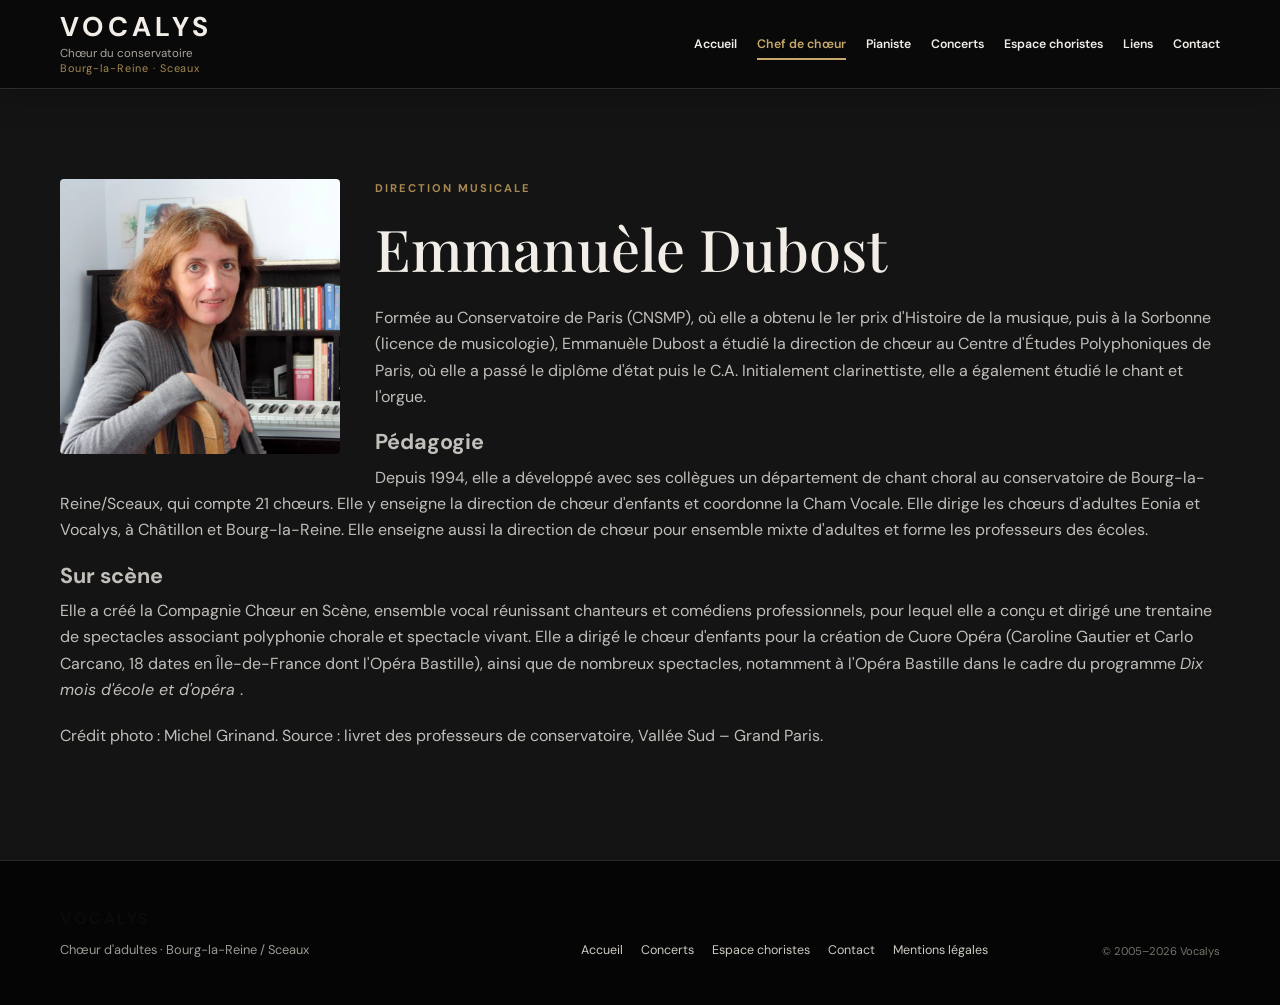
<file: chef-de-choeur.html>
<!DOCTYPE html>
<html lang="fr">
<head>
<meta charset="UTF-8">
<meta name="viewport" content="width=device-width, initial-scale=1.0">
<meta name="description" content="Chœur Vocalys – Bourg-la-Reine / Sceaux">
<title>Chef de chœur – Vocalys</title>
<link rel="stylesheet" href="style.css">
</head>
<body>
<header class="site-header">
 <div class="container header-inner">
  <a class="brand" href="index.html">
   <span class="brand-name">VOCALYS</span>
   <span class="brand-subtitle">Chœur du conservatoire</span>
   <span class="brand-place">Bourg-la-Reine · Sceaux</span>
  </a>
  <button class="menu-toggle" aria-label="Ouvrir le menu" aria-expanded="false"><span></span><span></span><span></span></button>
  <nav class="main-nav" aria-label="Navigation principale"><a href="index.html">Accueil</a>
<a href="chef-de-choeur.html" class="active">Chef de chœur</a>
<a href="pianiste.html">Pianiste</a>
<a href="concerts.html">Concerts</a>
<a href="choristes.html">Espace choristes</a>
<a href="liens.html">Liens</a>
<a href="contact.html">Contact</a></nav>
 </div>
</header>

<main>
  <section class="section soft">
    <div class="container profile">

      <img src="images/emmanuele-dubost-photo-credit-michel-grinand.jpg"
           alt="Emmanuèle Dubost, chef de choeur"
           class="pianiste-photo">

      <div class="pianiste-text">

        <p class="eyebrow">Direction musicale</p>
        <h2>Emmanuèle Dubost</h2>

        <p>
         Formée au Conservatoire de Paris (CNSMP), où elle a obtenu le 1er prix 
         d'Histoire de la musique, puis à la Sorbonne (licence de musicologie), 
         Emmanuèle Dubost a étudié la direction de chœur au Centre d'Études 
         Polyphoniques de Paris, où elle a passé le diplôme d'état puis le C.A. 
         Initialement clarinettiste, elle a également étudié le chant et l'orgue.
        </p>

        <h3>Pédagogie</h3>
        <p>
         Depuis 1994, elle a développé avec ses collègues un département de chant 
         choral au conservatoire de Bourg-la-Reine/Sceaux, qui compte 21 chœurs. 
         Elle y enseigne la direction de chœur d'enfants et coordonne la Cham 
         Vocale. Elle dirige les chœurs d'adultes Eonia et Vocalys, à Châtillon 
         et Bourg-la-Reine. Elle enseigne aussi la direction de chœur pour 
         ensemble mixte d'adultes et forme les professeurs des écoles.
        </p>

        <h3>Sur scène</h3>
        <p>
         Elle a créé la <a href="https://choeurenscene.fr/">Compagnie Chœur en Scène</a>, ensemble vocal réunissant 
         chanteurs et comédiens professionnels, pour lequel elle a conçu et 
         dirigé une trentaine de spectacles associant polyphonie chorale et 
         spectacle vivant. Elle a dirigé le chœur d'enfants pour la création de 
         Cuore Opéra (Caroline Gautier et Carlo Carcano, 18 dates en 
         Île-de-France dont l'Opéra Bastille), ainsi que de nombreux spectacles, 
         notamment à l'Opéra Bastille dans le cadre du programme <i> Dix mois 
         d'école et d'opéra </i>.
        </p>

        <p>
          Crédit photo : Michel Grinand. Source : livret des professeurs de conservatoire, Vallée Sud – Grand Paris.
        </p>

      </div>
    </div>
  </section>

</main>

<footer>
  <div class="container footer-inner">

    <div>
      <strong>VOCALYS</strong>
      <span>Chœur d'adultes · Bourg-la-Reine / Sceaux</span>
    </div>

    <div class="footer-links">
      <a href="index.html">Accueil</a>
      <a href="concerts.html">Concerts</a>
      <a href="choristes.html">Espace choristes</a>
      <a href="contact.html">Contact</a>
      <a href="mentions.html">Mentions légales</a>
    </div>

    <div class="copyright">
      © 2005–2026 Vocalys
    </div>

  </div>
</footer>

<script>
const toggle = document.querySelector('.menu-toggle');
const nav = document.querySelector('.main-nav');

toggle.addEventListener('click', () => {
  const open = nav.classList.toggle('open');
  toggle.setAttribute('aria-expanded', open);
});
</script>

</body>
</html>
</file>
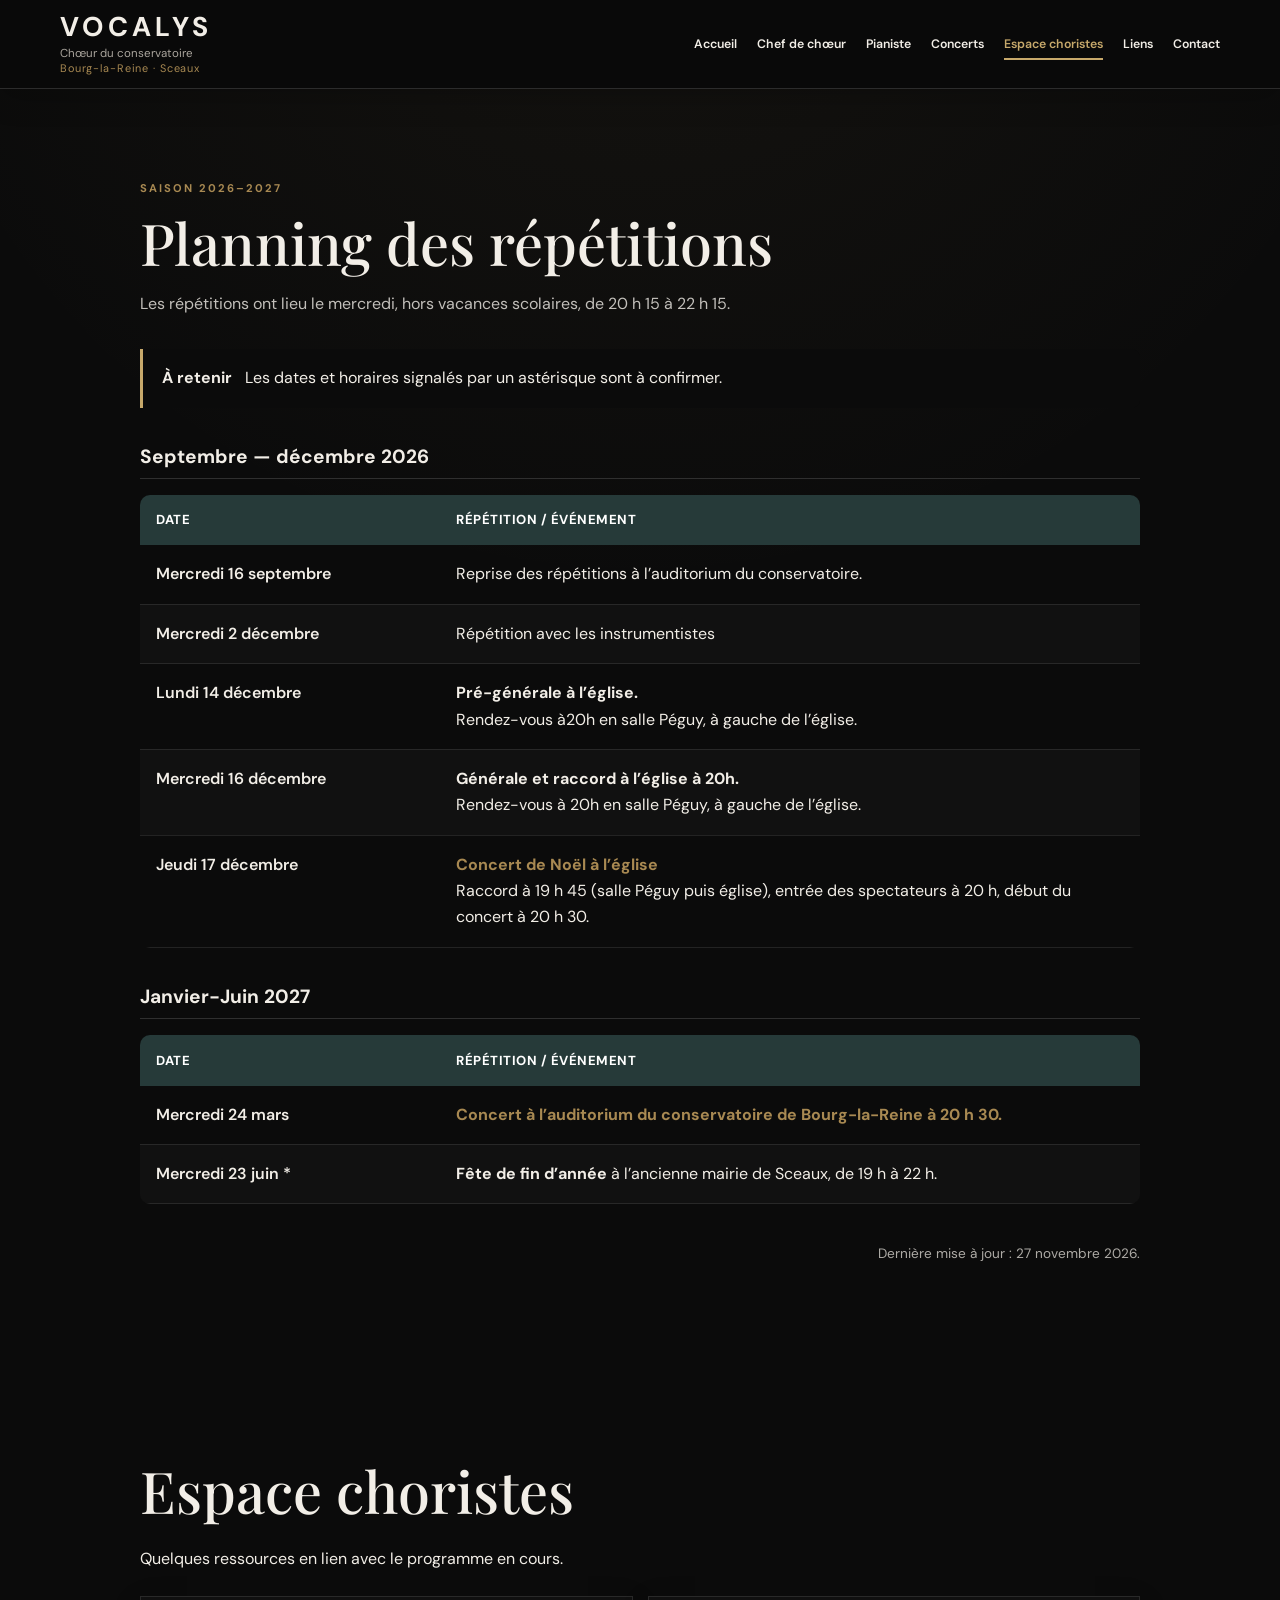
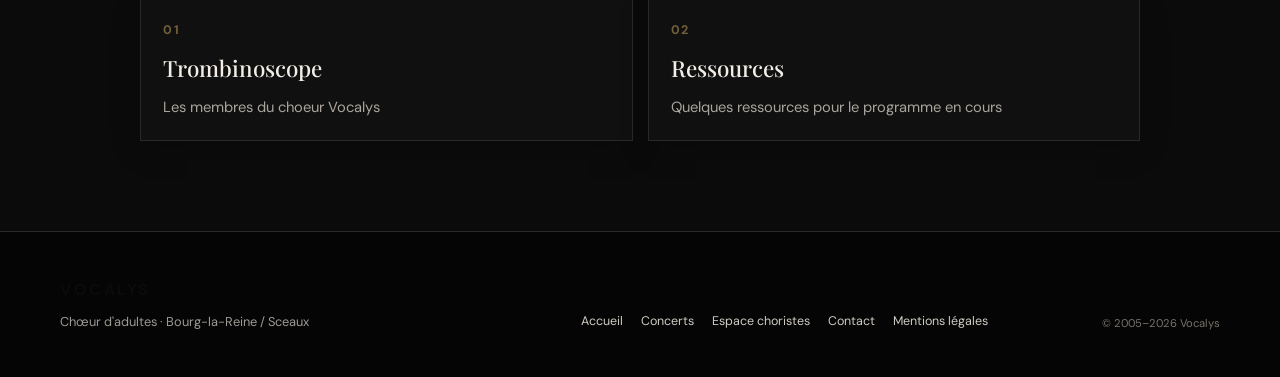
<file: choristes.html>
<!DOCTYPE html>
<html lang="fr">
<head>
<meta charset="UTF-8">
<meta name="viewport" content="width=device-width, initial-scale=1.0">
<meta name="description" content="Chœur Vocalys – Bourg-la-Reine / Sceaux">
<title>Espace choristes – Vocalys</title>
<link rel="stylesheet" href="style.css">
</head>
<style>
   .concert-links{display:flex;flex-wrap:wrap;gap:.5rem;margin-top:.7rem}
   .concert-links a{font-size:.99rem;text-decoration:none;border-bottom:1px solid     currentColor;padding-bottom:1px}

  .schedule-wrap { max-width: 1000px; }
  .schedule-heading { max-width: 720px; margin-bottom: 2rem; }
  .schedule-heading h2 { margin-bottom: .75rem; }
  .schedule-note {
    display: flex; flex-wrap: wrap; gap: .45rem .8rem; align-items: baseline;
    padding: 1rem 1.2rem; margin: 0 0 2rem;
    border-left: 3px solid var(--accent, #6d9e9b);
    background: var(--paper, #fbfaf7); border-radius: 0 8px 8px 0;
  }
  .schedule-note strong { white-space: nowrap; }
  .schedule-group { margin: 2.4rem 0; }
  .schedule-group h3 {
    font-size: 1.2rem; margin: 0 0 1rem; padding-bottom: .65rem;
    border-bottom: 1px solid rgba(128,128,128,.3);
  }
  .schedule-table-scroll { width: 100%; overflow-x: auto; border-radius: 10px; }
  .schedule-table { width: 100%; border-collapse: collapse; text-align: left; }
  .schedule-table th {
    padding: .9rem 1rem; font-size: .82rem; letter-spacing: .04em;
    text-transform: uppercase; background: #263a39; color: #fff;
  }
  .schedule-table th:first-child { width: 30%; }
  .schedule-table td {
    padding: 1rem; vertical-align: top; border-bottom: 1px solid rgba(128,128,128,.2);
  }
  .schedule-table tbody tr:nth-child(even) { background: rgba(128,128,128,.055); }
  .schedule-table tbody tr:hover { background: rgba(109,158,155,.11); }
  .schedule-table td:first-child { font-weight: 600; }
  .schedule-table .event-row td:last-child strong { color: var(--accent-dark, #315b5c); }
  .last_update { margin-top: 2rem; font-size: .85rem; opacity: .7; text-align: right; }
  @media (max-width: 600px) {
    .schedule-table th, .schedule-table td { padding: .75rem .65rem; }
    .schedule-table th:first-child { width: auto; }
    .schedule-table td:first-child { min-width: 115px; }
    .schedule-heading h2 { font-size: 1.7rem; }
  }
  
  .links-page { max-width: 1000px; }
  .links-intro { max-width: 700px; margin: .5rem 0 1.5rem; }
  .links-page .links-grid { margin-top: 1.2rem; }
  .links-page .link-card {
    min-height: 145px; display: flex; flex-direction: column;
    gap: .65rem; padding: 1.4rem; text-decoration: none;
    transition: transform .18s ease, box-shadow .18s ease;
  }
  .links-page .link-card > span {
    font-size: .78rem; letter-spacing: .12em; opacity: .65;
  }
  .links-page .link-card strong { line-height: 1.35; }
  .links-page .link-card small { font-size: .92rem; line-height: 1.5; }
  .links-page .link-card:hover { transform: translateY(-3px); }
  .links-subheading { margin-top: 3rem; }
  .links-disclaimer { margin-top: 2.5rem; font-size: .85rem; opacity: .7; }
  @media (max-width: 600px) {
    .links-page .link-card { min-height: 0; padding: 1.1rem; }
    .links-subheading { margin-top: 2.3rem; }
  }

</style>
<body>
<header class="site-header">
 <div class="container header-inner">
  <a class="brand" href="index.html">
   <span class="brand-name">VOCALYS</span>
   <span class="brand-subtitle">Chœur du conservatoire</span>
   <span class="brand-place">Bourg-la-Reine · Sceaux</span>
  </a>
  <button class="menu-toggle" aria-label="Ouvrir le menu" aria-expanded="false"><span></span><span></span><span></span></button>
  <nav class="main-nav" aria-label="Navigation principale"><a href="index.html">Accueil</a>
<a href="chef-de-choeur.html">Chef de chœur</a>
<a href="pianiste.html">Pianiste</a>
<a href="concerts.html">Concerts</a>
<a href="choristes.html" class="active">Espace choristes</a>
<a href="liens.html">Liens</a>
<a href="contact.html">Contact</a></nav>
 </div>
</header>
<main>
<!--
<script>
    const motDePasse = prompt("Mot de passe :");

    if (motDePasse !== "Vocalys2026") {
        document.body.innerHTML =
            "<h1>Accès refusé</h1>";
    }
</script>
-->
<section class="section">
  <div class="container schedule-wrap">
    <div class="schedule-heading">
      <p class="eyebrow">Saison 2026–2027</p>
      <h2>Planning des répétitions</h2>
      <p class="text">Les répétitions ont lieu le mercredi, hors vacances scolaires, de 20 h 15 à 22 h 15.</p>
    </div>
    <div class="schedule-note"><strong>À retenir</strong><span>Les dates et horaires signalés par un astérisque sont à confirmer.</span></div>

    <div class="schedule-group">
      <h3>Septembre — décembre 2026</h3>
      <div class="schedule-table-scroll">
        <table class="schedule-table">
          <thead><tr><th scope="col">Date</th><th scope="col">Répétition / événement</th></tr></thead>
          <tbody>
            <tr><td>Mercredi 16 septembre</td><td>Reprise des répétitions à l’auditorium du conservatoire.</td></tr>
            <tr><td>Mercredi 2 décembre&nbsp;</td><td>Répétition avec les instrumentistes</td></tr>
            <tr><td>Lundi 14 décembre&nbsp;</td><td><strong>Pré-générale à l’église.</strong><br>Rendez-vous à20h en salle Péguy, à gauche de l’église.</td></tr>
            <tr><td>Mercredi 16 décembre&nbsp;</td><td><strong>Générale et raccord à l’église à 20h.</strong><br>Rendez-vous à 20h en salle Péguy, à gauche de l’église.</td></tr>
            <tr class="event-row"><td>Jeudi 17 décembre</td><td><strong>Concert de Noël à l’église</strong><br>Raccord à 19 h 45 (salle Péguy puis église), entrée des spectateurs à 20 h, début du concert à 20 h 30.</td></tr>
          </tbody>
        </table>
      </div>
    </div>

    <div class="schedule-group">
      <h3>Janvier-Juin 2027</h3>
      <div class="schedule-table-scroll">
        <table class="schedule-table">
          <thead><tr><th scope="col">Date</th><th scope="col">Répétition / événement</th></tr></thead>
          <tbody>
            <tr class="event-row"><td>Mercredi 24 mars</td><td><strong>Concert à l’auditorium du conservatoire de Bourg-la-Reine à 20 h 30.</strong></td></tr>
<!--
            <tr><td>Mercredi 2 juin</td><td>Générale du concert.</td></tr>
            <tr class="event-row"><td>Jeudi 3 juin</td><td><strong>Concert à l’auditorium du conservatoire de Bourg-la-Reine à 20 h 30.</strong></td></tr>
            <tr class="event-row"><td>Mercredi 9 juin</td><td><strong>Concert à l’auditorium du conservatoire de Bourg-la-Reine à 20 h 30.</strong></td></tr>
-->
            <tr><td>Mercredi 23 juin&nbsp;*</td><td><strong>Fête de fin d’année</strong> à l’ancienne mairie de Sceaux, de 19 h à 22 h.</td></tr>
          </tbody>
        </table>
      </div>
    </div>
    <p class="last_update">Dernière mise à jour : 27 novembre 2026.</p>
  </div>
</section>

<section class="section">
  <div class="container links-page">
    <h2>Espace choristes</h2>
    <p class="links-intro">Quelques ressources en lien avec le programme en cours.</p>

    <div class="links-grid">
      <a class="link-card" href="trombi.html" rel="noopener noreferrer">
        <span>01</span><strong>Trombinoscope</strong><small>Les membres du choeur Vocalys</small>
      </a>
      <a class="link-card" href="ressources.html" rel="noopener noreferrer">
        <span>02</span><strong>Ressources</strong><small>Quelques ressources pour le programme en cours</small>
      </a>
    </div>
	</div>
</section>
<!--
<section class="section">
  <div class="container schedule-wrap">
    <div class="schedule-heading">
      <h2>Trombinoscope</h2>
	<div class="concert-links">
      <p class="text">Retrouvez l'ensemble des <a href="trombi.html">pupitres du choeur</a></p>
    </div>
    </div>
 </div>
</section>

<section class="section">
  <div class="container schedule-wrap">
    <div class="schedule-heading">
      <h2>Ressources pour les choristes</h2>
	<div class="concert-links">
      <p class="text">Retrouvez quelques <a href="ressources.html">ressources</a> en lien avec le programme en cours</p>
    </div>
    </div>
 </div>
</section>
-->
</main>
<footer>
 <div class="container footer-inner">
  <div><strong>VOCALYS</strong><span>Chœur d'adultes · Bourg-la-Reine / Sceaux</span></div>
  <div class="footer-links">
    <a href="index.html">Accueil</a>
    <a href="concerts.html">Concerts</a>
    <a href="choristes.html">Espace choristes</a>
    <a href="contact.html">Contact</a>
    <a href="mentions.html">Mentions légales</a>
  </div>
  <div class="copyright">© 2005–2026 Vocalys</div>
 </div>
</footer>
<script>
const toggle=document.querySelector('.menu-toggle'),nav=document.querySelector('.main-nav');
toggle.addEventListener('click',()=>{const open=nav.classList.toggle('open');toggle.setAttribute('aria-expanded',open);});
</script>
</body></html>
</file>
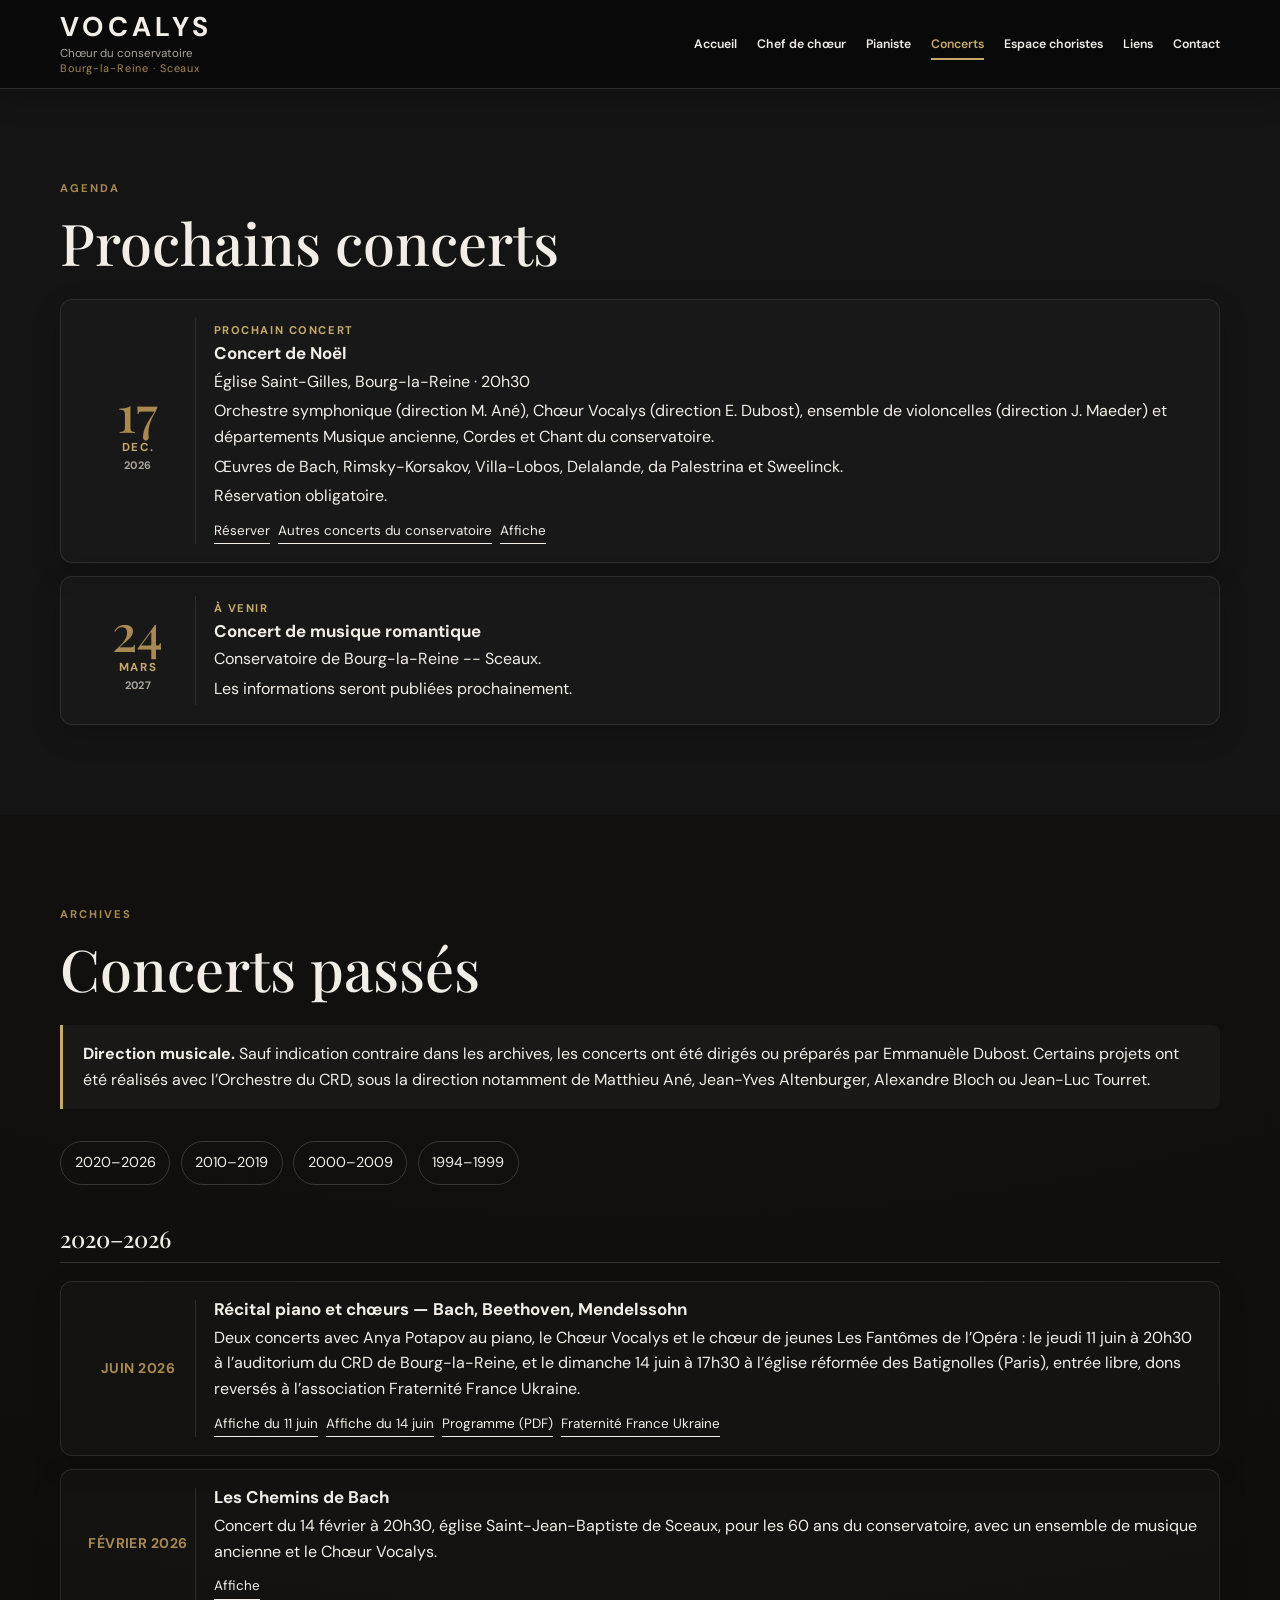
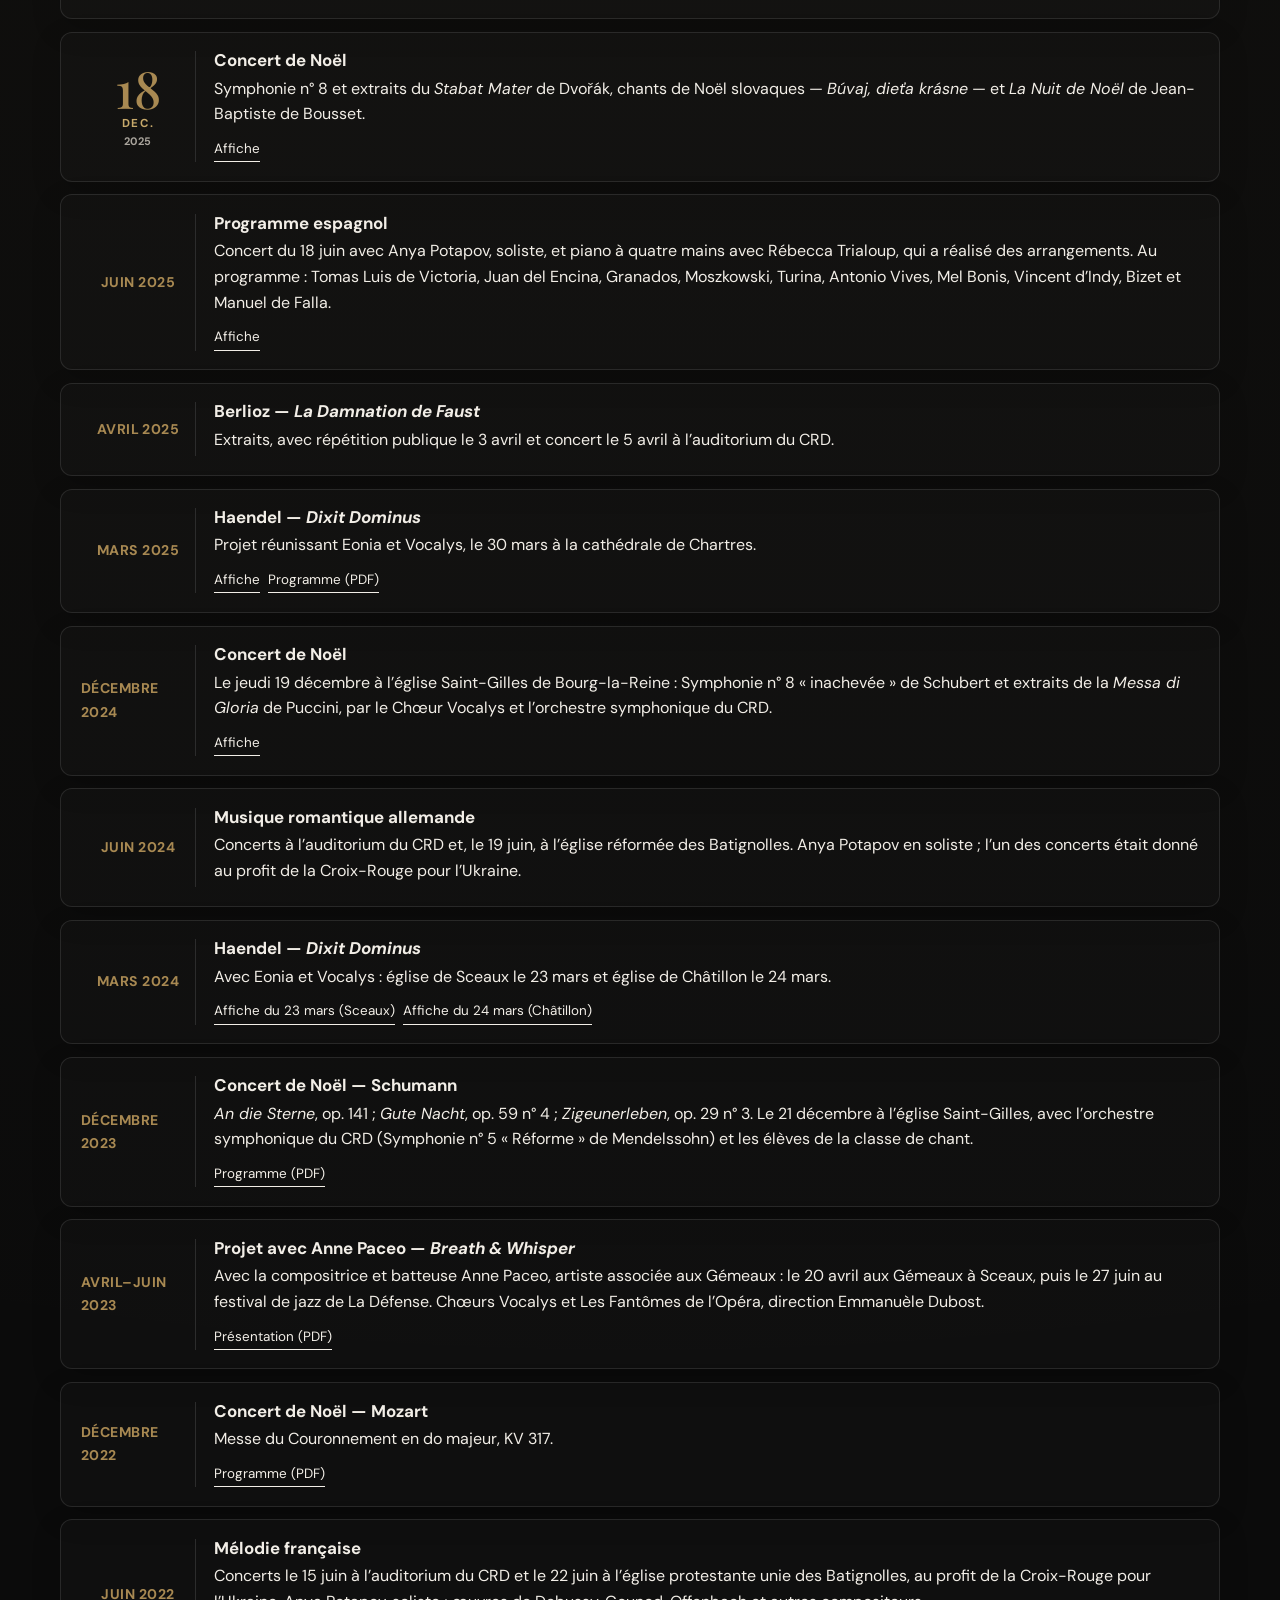
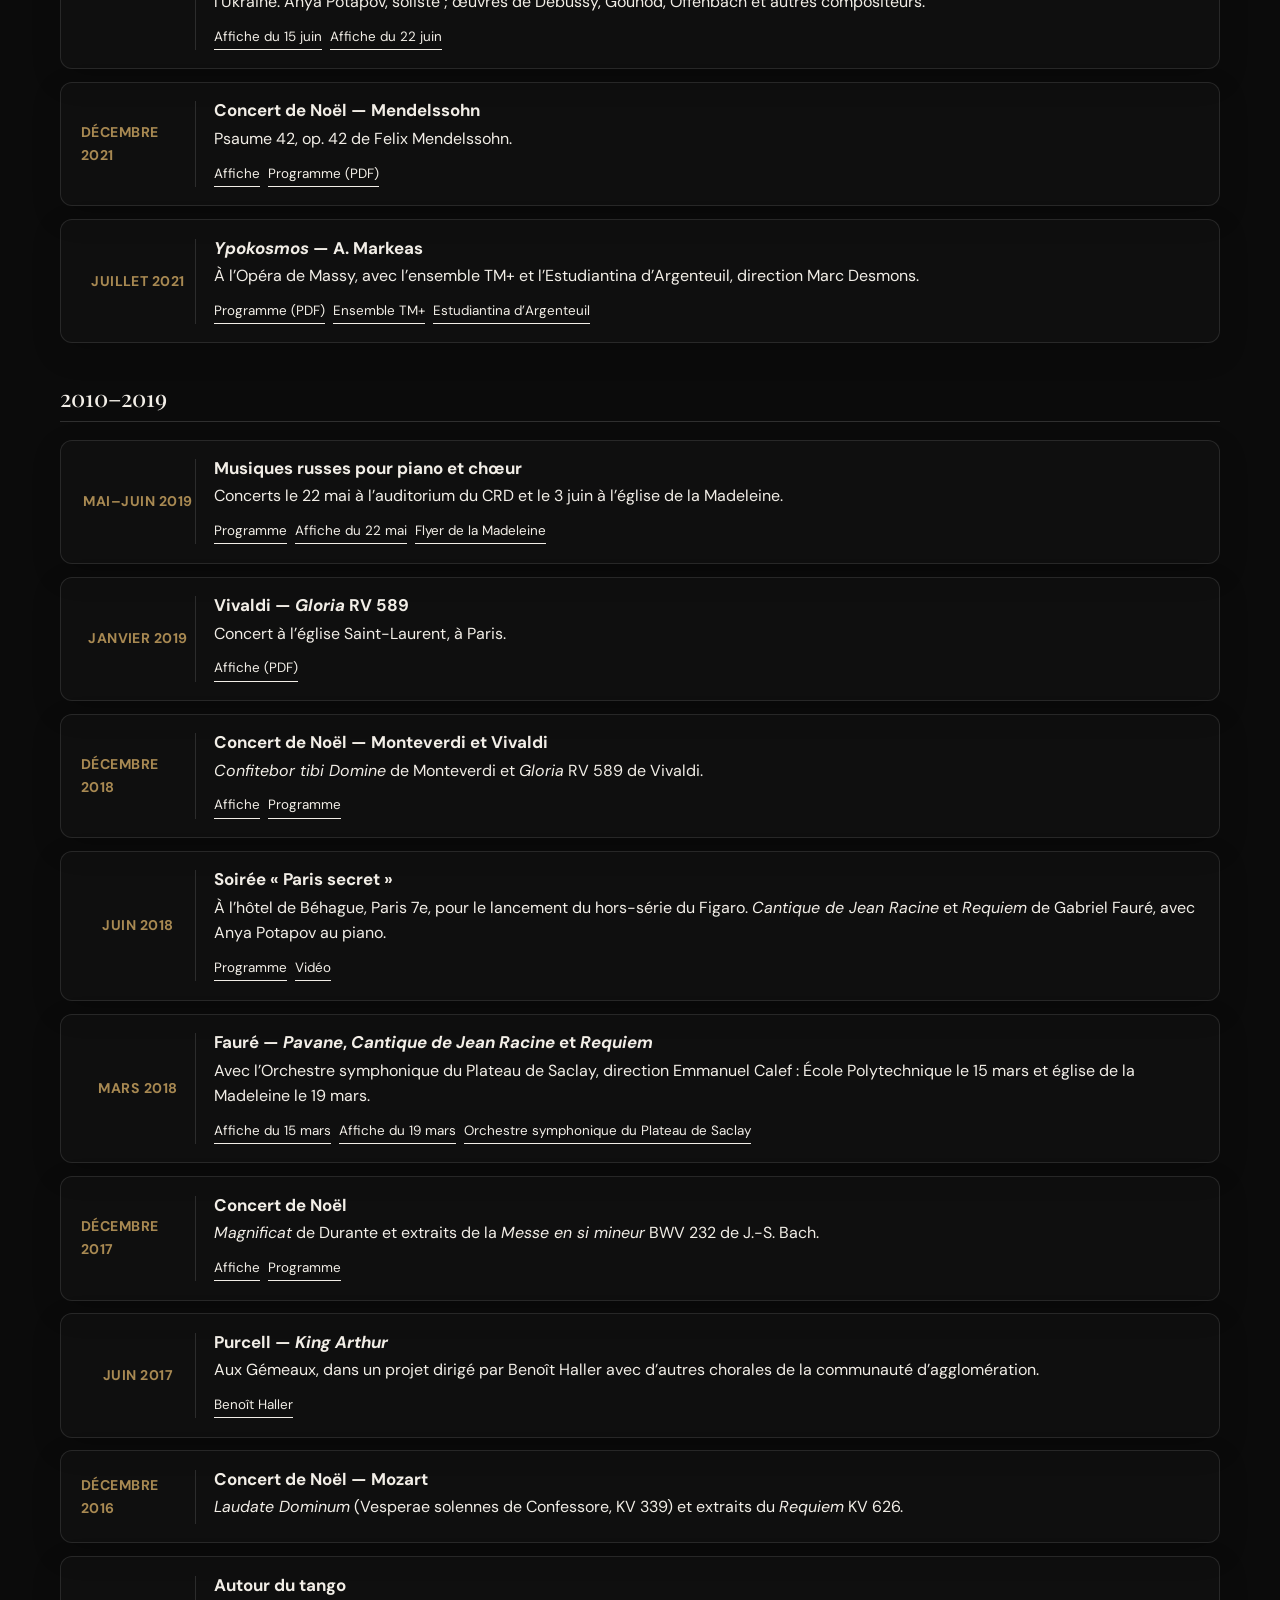
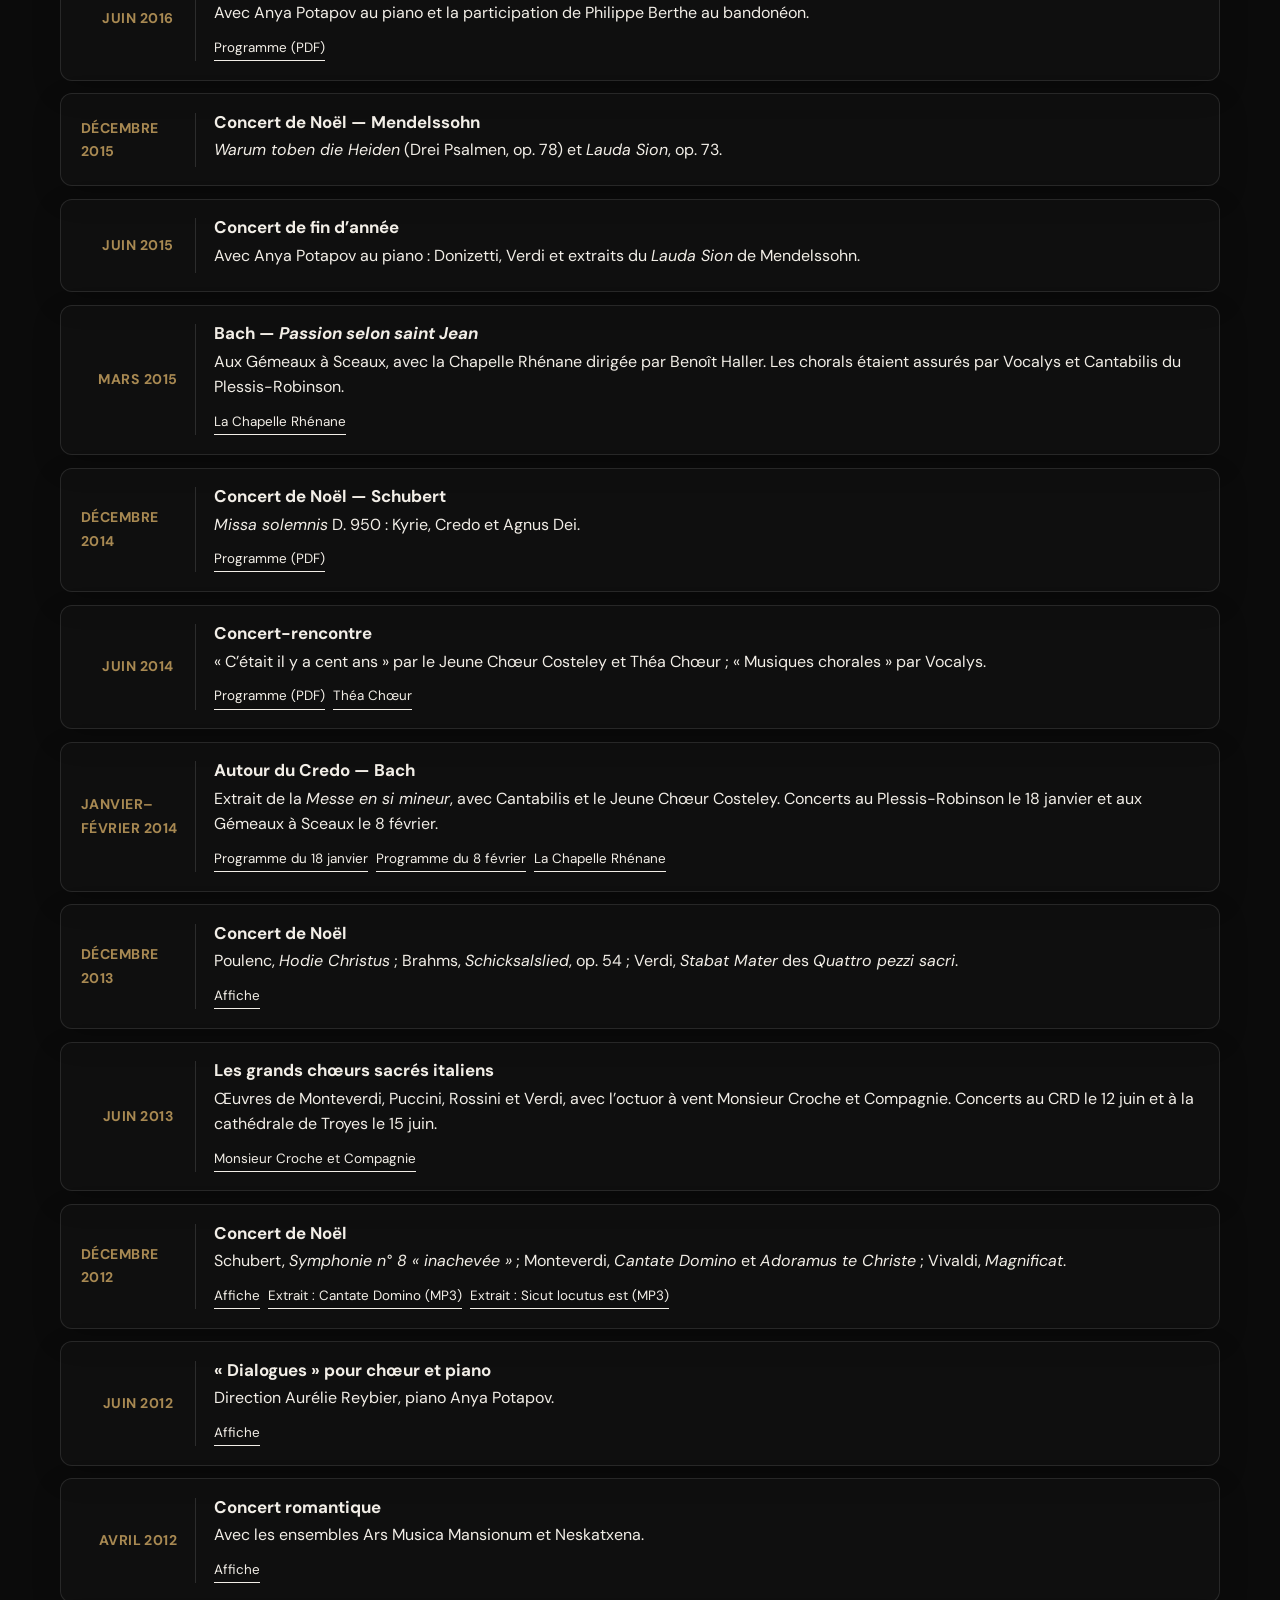
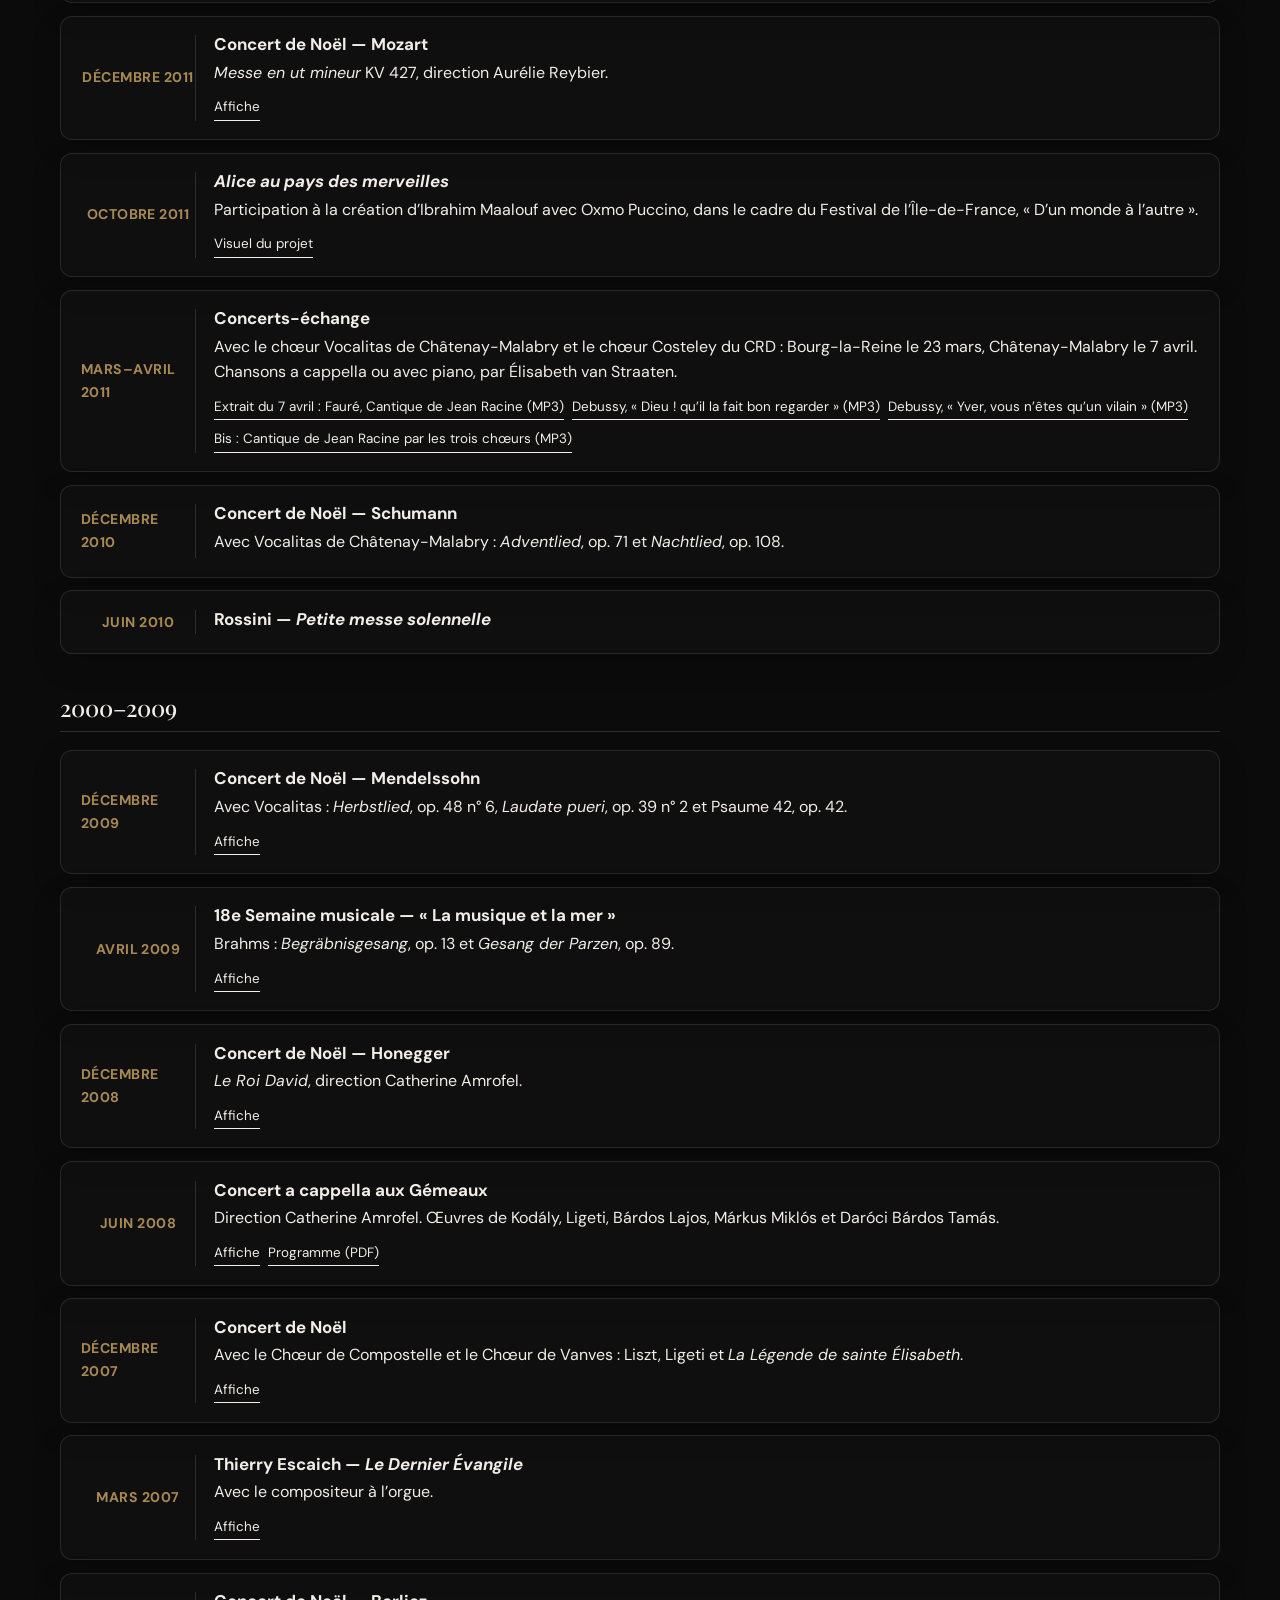
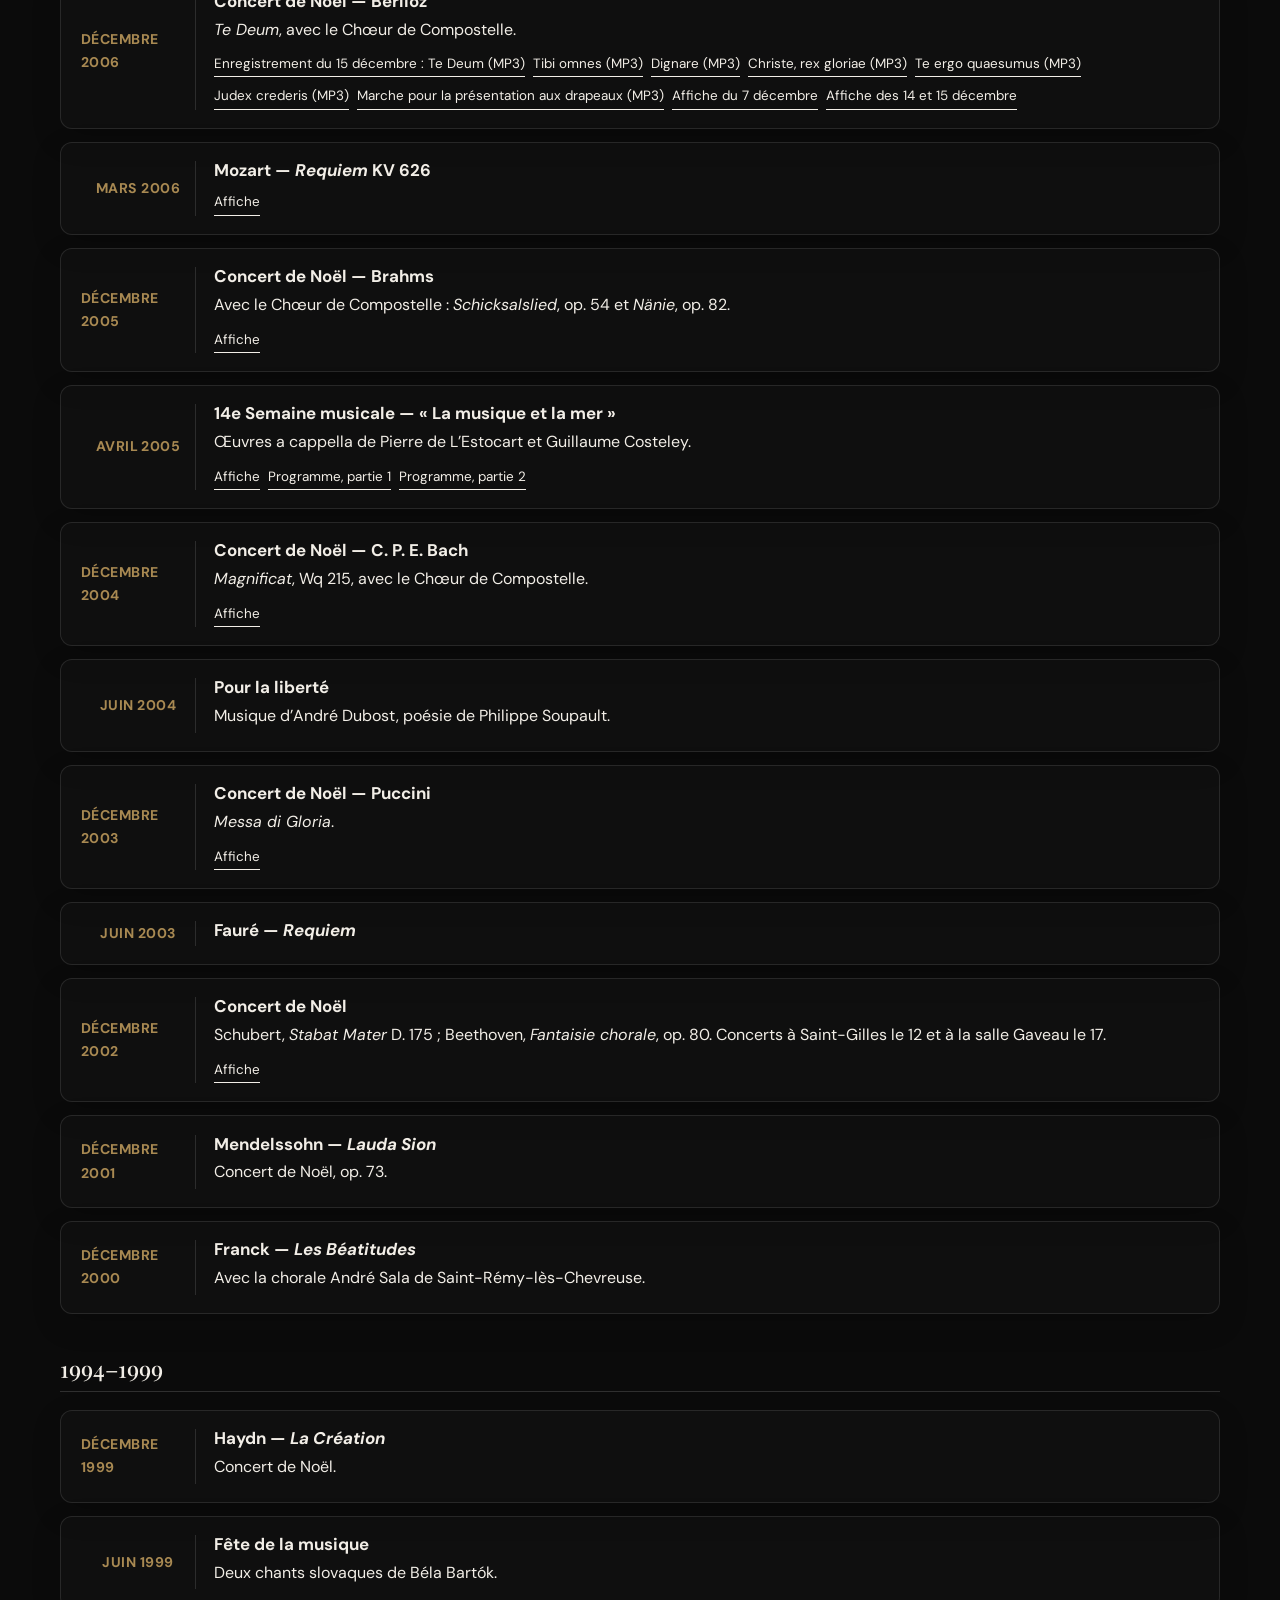
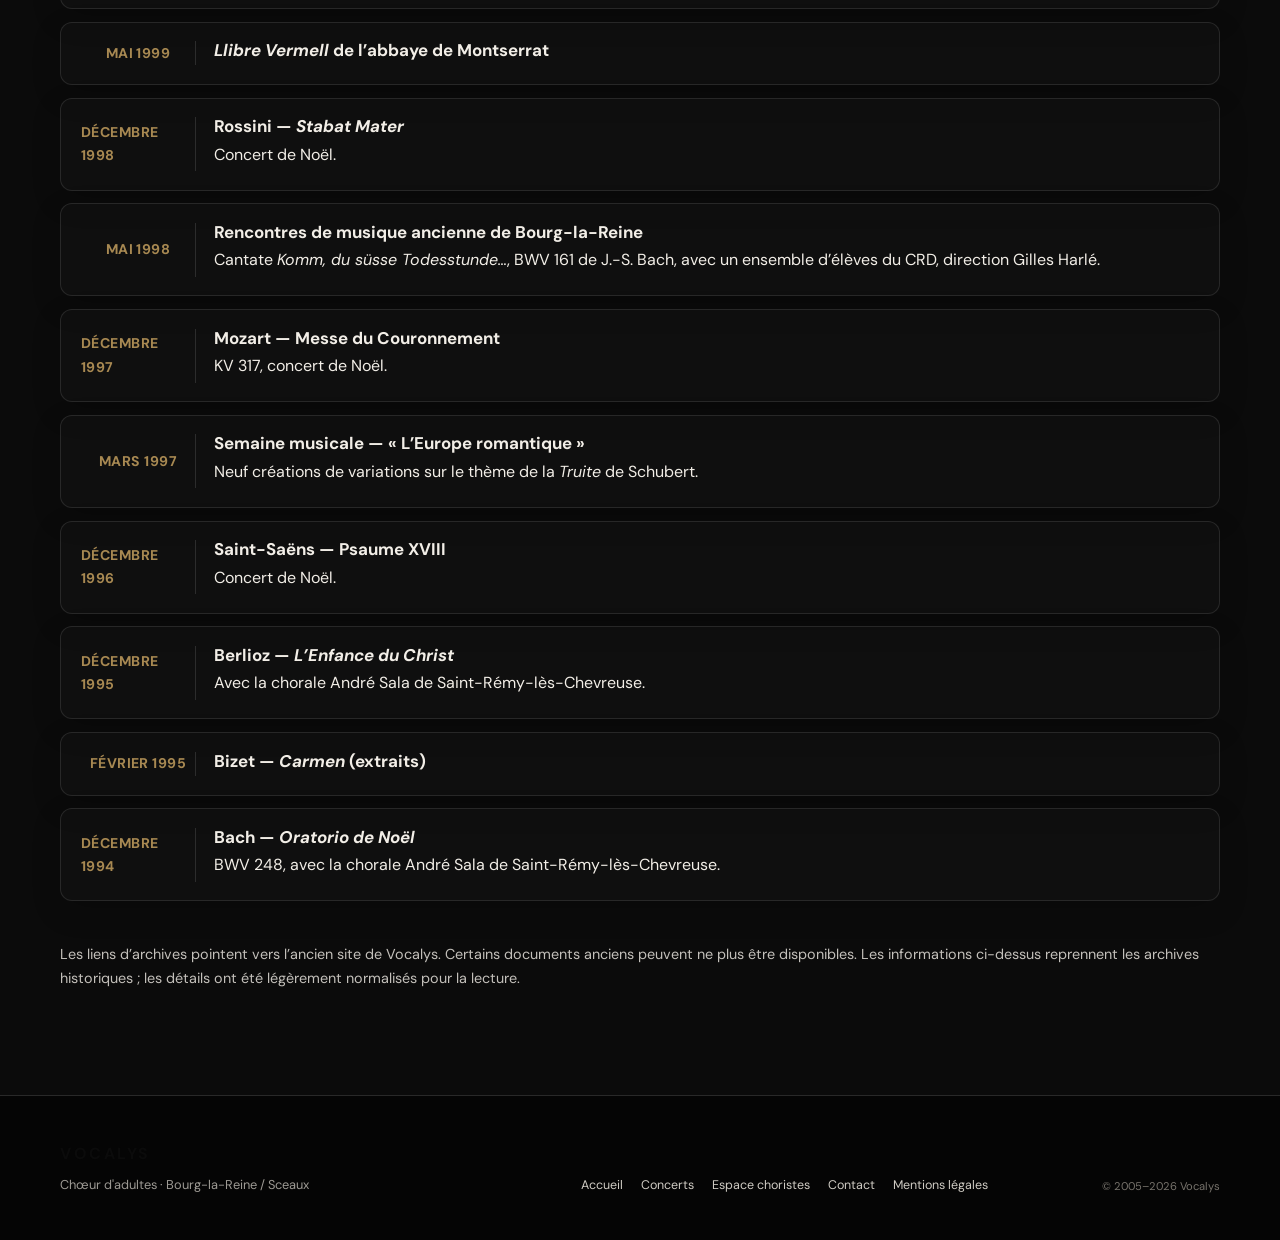
<file: concerts.html>
<!DOCTYPE html>
<html lang="fr">
<head>
<meta charset="UTF-8">
<meta name="viewport" content="width=device-width, initial-scale=1.0">
<meta name="description" content="Chœur Vocalys – Bourg-la-Reine / Sceaux">
<title>Concerts – Vocalys</title>
<link rel="stylesheet" href="style.css">
<style>
.concerts-intro{max-width:820px}
.concerts-note{margin:1.5rem 0 2rem;padding:1rem 1.25rem;border-left:3px solid var(--accent,#6d9e9b);background:rgba(128,128,128,.08);border-radius:0 8px 8px 0}
.archive-tools{display:flex;flex-wrap:wrap;gap:.65rem;margin:1.5rem 0 2rem}
.archive-tools a{display:inline-block;padding:.55rem .85rem;border:1px solid rgba(128,128,128,.35);border-radius:999px;text-decoration:none;font-size:.9rem}
.archive-tools a:hover{background:rgba(109,158,155,.15)}
.archive-year{margin:2.6rem 0}
.archive-year h2{font-size:1.45rem;margin:0 0 1.1rem;padding-bottom:.65rem;border-bottom:1px solid rgba(128,128,128,.3)}
.concert-list{display:grid;grid-template-columns:1fr;gap:.8rem}
.concert{display:grid;grid-template-columns:115px 1fr;gap:1.1rem;padding:1.15rem 1.25rem;border:1px solid rgba(128,128,128,.22);border-radius:12px;background:rgba(128,128,128,.035)}
.concert-date{font-size:.88rem;font-weight:700;letter-spacing:.035em;text-transform:uppercase;color:var(--accent-dark,#315b5c)}
.concert h3{font-size:1.06rem;margin:0 0 .35rem}
.concert p{margin:.25rem 0;line-height:1.6}
.concert-links{display:flex;flex-wrap:wrap;gap:.5rem;margin-top:.7rem}
.concert-links a{font-size:.84rem;text-decoration:none;border-bottom:1px solid currentColor;padding-bottom:1px}
.archive-footnote{font-size:.9rem;opacity:.8;margin-top:2rem}
@media(max-width:600px){.concert{grid-template-columns:1fr;gap:.35rem;padding:1rem}.concert-date{font-size:.8rem}.archive-year h2{font-size:1.25rem}}
</style>
</head>
<body>
<header class="site-header">
 <div class="container header-inner">
  <a class="brand" href="index.html">
   <span class="brand-name">VOCALYS</span>
   <span class="brand-subtitle">Chœur du conservatoire</span>
   <span class="brand-place">Bourg-la-Reine · Sceaux</span>
  </a>
  <button class="menu-toggle" aria-label="Ouvrir le menu" aria-expanded="false"><span></span><span></span><span></span></button>
  <nav class="main-nav" aria-label="Navigation principale"><a href="index.html">Accueil</a>
<a href="chef-de-choeur.html">Chef de chœur</a>
<a href="pianiste.html">Pianiste</a>
<a href="concerts.html" class="active">Concerts</a>
<a href="choristes.html">Espace choristes</a>
<a href="liens.html">Liens</a>
<a href="contact.html">Contact</a></nav>
 </div>
</header>
<main>
<!-- Partie commentée
<section class="page-hero">
 <div class="container">
  <p class="eyebrow">Agenda de Vocalys</p>
  <h1>Concerts</h1>
  <p class="page-intro">Retrouvez les prochains rendez-vous musicaux et les archives du chœur.</p>
 </div>
</section>
-->
<section class="section soft">
<div class="container">
<p class="eyebrow">Agenda</p><h2>Prochains concerts</h2>
<div class="concert-list">
 <article class="concert">
  <div class="concert-date">
   <span class="day">17</span><span class="month">DEC.</span><span class="year">2026</span>
  </div>
   <div>
    <p class="label">Prochain concert</p>
    <h3>Concert de Noël</h3>
<p>Église Saint-Gilles, Bourg-la-Reine · 20h30</p>
<p>Orchestre symphonique (direction M. Ané), Chœur Vocalys (direction E. Dubost), ensemble de violoncelles (direction J. Maeder) et départements Musique ancienne, Cordes et Chant du conservatoire.</p>
<p>Œuvres de Bach, Rimsky-Korsakov, Villa-Lobos, Delalande, da Palestrina et Sweelinck.</p>
<p>Réservation obligatoire.</p>
<div class="concert-links"><a href="https://www.billetweb.fr/concert-de-noel-blrscx" target="_blank" rel="noopener">Réserver</a><a href="https://www.billetweb.fr/multi_event.php?multi=46846" target="_blank" rel="noopener">Autres concerts du conservatoire</a><a href="images/20261217_Affiche.jpg">Affiche</a></div>
   </div>
 </article>
 <article class="concert">
  <div class="concert-date"><span class="day">24</span><span class="month">MARS</span><span class="year">2027</span></div>
  <div>
   <p class="label">À venir</p>
   <h3>Concert de musique romantique</h3>
   <p>Conservatoire de Bourg-la-Reine -- Sceaux.</p>
   <p>Les informations seront publiées prochainement.</p>
  </div>
 </article>
</div>
</div>
</section>

<section class="section">
  <div class="container">
    <p class="eyebrow">Archives</p>
    <h2>Concerts passés</h2>
<!--    <p class="text">Cette section pourra reprendre l'historique des concerts du site actuel, avec programmes, lieux et éventuellement photographies.</p>
  </div>
</section>

<div class="container">
-->
 <div class="concerts-note"><strong>Direction musicale.</strong> Sauf indication contraire dans les archives, les concerts ont été dirigés ou préparés par Emmanuèle Dubost. Certains projets ont été réalisés avec l’Orchestre du CRD, sous la direction notamment de Matthieu Ané, Jean-Yves Altenburger, Alexandre Bloch ou Jean-Luc Tourret.</div>
 <nav class="archive-tools" aria-label="Accès rapide aux périodes">
  <a href="#2020">2020–2026</a><a href="#2010">2010–2019</a><a href="#2000">2000–2009</a><a href="#1990">1994–1999</a>
 </nav>

  <section class="archive-year" id="2020"><h2>2020–2026</h2><div class="concert-list">  <article class="concert"><div class="concert-date">Juin 2026</div><div><h3>Récital piano et chœurs — Bach, Beethoven, Mendelssohn</h3><p>Deux concerts avec Anya Potapov au piano, le Chœur Vocalys et le chœur de jeunes Les Fantômes de l’Opéra : le jeudi 11 juin à 20h30 à l’auditorium du CRD de Bourg-la-Reine, et le dimanche 14 juin à 17h30 à l’église réformée des Batignolles (Paris), entrée libre, dons reversés à l’association Fraternité France Ukraine.</p><div class="concert-links"><a href="images/20260611_Affiche.jpg">Affiche du 11 juin</a><a href="images/20260614_Affiche.jpg">Affiche du 14 juin</a><a href="images/20260614_Programme.pdf">Programme (PDF)</a><a href="https://www.helloasso.com/associations/fraternite-france-ukraine" target="_blank" rel="noopener">Fraternité France Ukraine</a></div></div></article>
   <article class="concert"><div class="concert-date">Février 2026</div><div><h3>Les Chemins de Bach</h3><p>Concert du 14 février à 20h30, église Saint-Jean-Baptiste de Sceaux, pour les 60 ans du conservatoire, avec un ensemble de musique ancienne et le Chœur Vocalys.</p><div class="concert-links"><a href="images/20260214_Affiche.jpg">Affiche</a></div></div></article>
  <article class="concert"><div class="concert-date"><span class="day">18</span><span class="month">DEC.</span><span class="year">2025</span></div><div><h3>Concert de Noël</h3><p>Symphonie n° 8 et extraits du <em>Stabat Mater</em> de Dvořák, chants de Noël slovaques — <em>Búvaj, dieťa krásne</em> — et <em>La Nuit de Noël</em> de Jean-Baptiste de Bousset.</p><div class="concert-links"><a href="images/20251218_Affiche.jpg">Affiche</a></div></div></article>
 
 
  <article class="concert"><div class="concert-date">Juin 2025</div><div><h3>Programme espagnol</h3><p>Concert du 18 juin avec Anya Potapov, soliste, et piano à quatre mains avec Rébecca Trialoup, qui a réalisé des arrangements. Au programme : Tomas Luis de Victoria, Juan del Encina, Granados, Moszkowski, Turina, Antonio Vives, Mel Bonis, Vincent d’Indy, Bizet et Manuel de Falla.</p><div class="concert-links"><a href="images/20250618_Affiche.jpg">Affiche</a></div></div></article>
  <article class="concert"><div class="concert-date">Avril 2025</div><div><h3>Berlioz — <em>La Damnation de Faust</em></h3><p>Extraits, avec répétition publique le 3 avril et concert le 5 avril à l’auditorium du CRD.</p></div></article>
    <article class="concert"><div class="concert-date">Mars 2025</div><div><h3>Haendel — <em>Dixit Dominus</em></h3><p>Projet réunissant Eonia et Vocalys, le 30 mars à la cathédrale de Chartres.</p><div class="concert-links"><a href="images/20250330_Affiche.jpg">Affiche</a><a href="images/20250330_Programme.pdf">Programme (PDF)</a></div></div></article>
   <article class="concert"><div class="concert-date">Décembre 2024</div><div><h3>Concert de Noël</h3><p>Le jeudi 19 décembre à l’église Saint-Gilles de Bourg-la-Reine : Symphonie n° 8 « inachevée » de Schubert et extraits de la <em>Messa di Gloria</em> de Puccini, par le Chœur Vocalys et l’orchestre symphonique du CRD.</p><div class="concert-links"><a href="images/20241219_Affiche.jpg">Affiche</a></div></div></article>
  <article class="concert"><div class="concert-date">Juin 2024</div><div><h3>Musique romantique allemande</h3><p>Concerts à l’auditorium du CRD et, le 19 juin, à l’église réformée des Batignolles. Anya Potapov en soliste ; l’un des concerts était donné au profit de la Croix-Rouge pour l’Ukraine.</p></div></article>
  <article class="concert"><div class="concert-date">Mars 2024</div><div><h3>Haendel — <em>Dixit Dominus</em></h3><p>Avec Eonia et Vocalys : église de Sceaux le 23 mars et église de Châtillon le 24 mars.</p><div class="concert-links"><a href="images/20240323_Affiche.jpg">Affiche du 23 mars (Sceaux)</a><a href="images/20240324_Affiche.jpg">Affiche du 24 mars (Châtillon)</a></div></div></article>
  <article class="concert"><div class="concert-date">Décembre 2023</div><div><h3>Concert de Noël — Schumann</h3><p><em>An die Sterne</em>, op. 141 ; <em>Gute Nacht</em>, op. 59 n° 4 ; <em>Zigeunerleben</em>, op. 29 n° 3. Le 21 décembre à l’église Saint-Gilles, avec l’orchestre symphonique du CRD (Symphonie n° 5 « Réforme » de Mendelssohn) et les élèves de la classe de chant.</p><div class="concert-links"><a href="images/20231221_Programme.pdf">Programme (PDF)</a></div></div></article>
 <article class="concert"><div class="concert-date">Avril–juin 2023</div><div><h3>Projet avec Anne Paceo — <em>Breath &amp; Whisper</em></h3><p>Avec la compositrice et batteuse Anne Paceo, artiste associée aux Gémeaux : le 20 avril aux Gémeaux à Sceaux, puis le 27 juin au festival de jazz de La Défense. Chœurs Vocalys et Les Fantômes de l’Opéra, direction Emmanuèle Dubost.</p><div class="concert-links"><a href="images/20230420_Presentation.pdf">Présentation (PDF)</a></div></div></article>
  <article class="concert"><div class="concert-date">Décembre 2022</div><div><h3>Concert de Noël — Mozart</h3><p>Messe du Couronnement en do majeur, KV 317.</p><div class="concert-links"><a href="images/202212_Programme.pdf">Programme (PDF)</a></div></div></article>
  <article class="concert"><div class="concert-date">Juin 2022</div><div><h3>Mélodie française</h3><p>Concerts le 15 juin à l’auditorium du CRD et le 22 juin à l’église protestante unie des Batignolles, au profit de la Croix-Rouge pour l’Ukraine. Anya Potapov, soliste ; œuvres de Debussy, Gounod, Offenbach et autres compositeurs.</p><div class="concert-links"><a href="images/20220615_Affiche.jpg">Affiche du 15 juin</a><a href="images/20220622_Affiche.jpg">Affiche du 22 juin</a></div></div></article>
  <article class="concert"><div class="concert-date">Décembre 2021</div><div><h3>Concert de Noël — Mendelssohn</h3><p>Psaume 42, op. 42 de Felix Mendelssohn.</p><div class="concert-links"><a href="images/20211216-aff.jpg">Affiche</a><a href="images/20211216_Programme.pdf">Programme (PDF)</a></div></div></article>
  <article class="concert"><div class="concert-date">Juillet 2021</div><div><h3><em>Ypokosmos</em> — A. Markeas</h3><p>À l’Opéra de Massy, avec l’ensemble TM+ et l’Estudiantina d’Argenteuil, direction Marc Desmons.</p><div class="concert-links"><a href="images/20210704_Ypokosmos_Programme.pdf">Programme (PDF)</a><a href="https://www.tmplus.org/">Ensemble TM+</a><a href="https://estudiantinadargenteuil.fr/">Estudiantina d’Argenteuil</a></div></div></article>
 </div></section>

 <section class="archive-year" id="2010"><h2>2010–2019</h2><div class="concert-list">
  <article class="concert"><div class="concert-date">Mai–juin 2019</div><div><h3>Musiques russes pour piano et chœur</h3><p>Concerts le 22 mai à l’auditorium du CRD et le 3 juin à l’église de la Madeleine.</p><div class="concert-links"><a href="images/2019_Musiques_russes_Programme.pdf">Programme</a><a href="images/20190522_Affiche.pdf">Affiche du 22 mai</a><a href="images/20190603_Flyer_Madeleine.pdf">Flyer de la Madeleine</a></div></div></article>
  <article class="concert"><div class="concert-date">Janvier 2019</div><div><h3>Vivaldi — <em>Gloria</em> RV 589</h3><p>Concert à l’église Saint-Laurent, à Paris.</p><div class="concert-links"><a href="images/201901_AfficheConcert.pdf">Affiche (PDF)</a></div></div></article>
  <article class="concert"><div class="concert-date">Décembre 2018</div><div><h3>Concert de Noël — Monteverdi et Vivaldi</h3><p><em>Confitebor tibi Domine</em> de Monteverdi et <em>Gloria</em> RV 589 de Vivaldi.</p><div class="concert-links"><a href="images/201812_Affiche.pdf">Affiche</a><a href="images/201812_Programme.pdf">Programme</a></div></div></article>
  <article class="concert"><div class="concert-date">Juin 2018</div><div><h3>Soirée « Paris secret »</h3><p>À l’hôtel de Béhague, Paris 7e, pour le lancement du hors-série du Figaro. <em>Cantique de Jean Racine</em> et <em>Requiem</em> de Gabriel Fauré, avec Anya Potapov au piano.</p><div class="concert-links"><a href="images/20180613_Leaflet_Paris_Secret.pdf">Programme</a><a href="https://players.brightcove.net/610043537001/4k4QmRz5g_default/index.html?videoId=5797258354001&amp;t=1h11m40s&amp;autoplay" target="_blank" rel="noopener">Vidéo</a></div></div></article>
  <article class="concert"><div class="concert-date">Mars 2018</div><div><h3>Fauré — <em>Pavane</em>, <em>Cantique de Jean Racine</em> et <em>Requiem</em></h3><p>Avec l’Orchestre symphonique du Plateau de Saclay, direction Emmanuel Calef : École Polytechnique le 15 mars et église de la Madeleine le 19 mars.</p><div class="concert-links"><a href="images/20180315-aff.jpg">Affiche du 15 mars</a><a href="images/20180319-aff.jpg">Affiche du 19 mars</a><a href="https://ops.polytechnique.org/">Orchestre symphonique du Plateau de Saclay</a></div></div></article>
  <article class="concert"><div class="concert-date">Décembre 2017</div><div><h3>Concert de Noël</h3><p><em>Magnificat</em> de Durante et extraits de la <em>Messe en si mineur</em> BWV 232 de J.-S. Bach.</p><div class="concert-links"><a href="images/20171221-aff.jpg">Affiche</a><a href="images/20171221_Programme.pdf">Programme</a></div></div></article>
  <article class="concert"><div class="concert-date">Juin 2017</div><div><h3>Purcell — <em>King Arthur</em></h3><p>Aux Gémeaux, dans un projet dirigé par Benoît Haller avec d’autres chorales de la communauté d’agglomération.</p><div class="concert-links"><a href="http://benoithaller.com/">Benoît Haller</a></div></div></article>
  <article class="concert"><div class="concert-date">Décembre 2016</div><div><h3>Concert de Noël — Mozart</h3><p><em>Laudate Dominum</em> (Vesperae solennes de Confessore, KV 339) et extraits du <em>Requiem</em> KV 626.</p></div></article>
  <article class="concert"><div class="concert-date">Juin 2016</div><div><h3>Autour du tango</h3><p>Avec Anya Potapov au piano et la participation de Philippe Berthe au bandonéon.</p><div class="concert-links"><a href="images/20160615_Autour_du_tango.pdf">Programme (PDF)</a></div></div></article>
  <article class="concert"><div class="concert-date">Décembre 2015</div><div><h3>Concert de Noël — Mendelssohn</h3><p><em>Warum toben die Heiden</em> (Drei Psalmen, op. 78) et <em>Lauda Sion</em>, op. 73.</p></div></article>
  <article class="concert"><div class="concert-date">Juin 2015</div><div><h3>Concert de fin d’année</h3><p>Avec Anya Potapov au piano : Donizetti, Verdi et extraits du <em>Lauda Sion</em> de Mendelssohn.</p></div></article>
  <article class="concert"><div class="concert-date">Mars 2015</div><div><h3>Bach — <em>Passion selon saint Jean</em></h3><p>Aux Gémeaux à Sceaux, avec la Chapelle Rhénane dirigée par Benoît Haller. Les chorals étaient assurés par Vocalys et Cantabilis du Plessis-Robinson.</p><div class="concert-links"><a href="http://www.chapelle-rhenane.com/">La Chapelle Rhénane</a></div></div></article>
  <article class="concert"><div class="concert-date">Décembre 2014</div><div><h3>Concert de Noël — Schubert</h3><p><em>Missa solemnis</em> D. 950 : Kyrie, Credo et Agnus Dei.</p><div class="concert-links"><a href="images/20141211_Programme.pdf">Programme (PDF)</a></div></div></article>
  <article class="concert"><div class="concert-date">Juin 2014</div><div><h3>Concert-rencontre</h3><p>« C’était il y a cent ans » par le Jeune Chœur Costeley et Théa Chœur ; « Musiques chorales » par Vocalys.</p><div class="concert-links"><a href="images/20140608_Programme.pdf">Programme (PDF)</a><a href="http://www.choeurenscene.fr/ateliers2/thea-choeur/presentation-thea-choeur">Théa Chœur</a></div></div></article>
  <article class="concert"><div class="concert-date">Janvier–février 2014</div><div><h3>Autour du Credo — Bach</h3><p>Extrait de la <em>Messe en si mineur</em>, avec Cantabilis et le Jeune Chœur Costeley. Concerts au Plessis-Robinson le 18 janvier et aux Gémeaux à Sceaux le 8 février.</p><div class="concert-links"><a href="images/20140118_Programme.pdf">Programme du 18 janvier</a><a href="images/20140208_Programme.pdf">Programme du 8 février</a><a href="http://www.chapelle-rhenane.com/">La Chapelle Rhénane</a></div></div></article>
  <article class="concert"><div class="concert-date">Décembre 2013</div><div><h3>Concert de Noël</h3><p>Poulenc, <em>Hodie Christus</em> ; Brahms, <em>Schicksalslied</em>, op. 54 ; Verdi, <em>Stabat Mater</em> des <em>Quattro pezzi sacri</em>.</p><div class="concert-links"><a href="images/20131205-aff.jpg">Affiche</a></div></div></article>
  <article class="concert"><div class="concert-date">Juin 2013</div><div><h3>Les grands chœurs sacrés italiens</h3><p>Œuvres de Monteverdi, Puccini, Rossini et Verdi, avec l’octuor à vent Monsieur Croche et Compagnie. Concerts au CRD le 12 juin et à la cathédrale de Troyes le 15 juin.</p><div class="concert-links"><a href="http://www.le-figuier.fr/musique_de_chambre_octuor_a_vent.html">Monsieur Croche et Compagnie</a></div></div></article>
  <article class="concert"><div class="concert-date">Décembre 2012</div><div><h3>Concert de Noël</h3><p>Schubert, <em>Symphonie n° 8 « inachevée »</em> ; Monteverdi, <em>Cantate Domino</em> et <em>Adoramus te Christe</em> ; Vivaldi, <em>Magnificat</em>.</p><div class="concert-links"><a href="images/20121206-aff.jpg">Affiche</a><a href="audio/20121206_Cantate_Domino.mp3">Extrait : Cantate Domino (MP3)</a><a href="audio/20121206_Sicut_locutus_est.mp3">Extrait : Sicut locutus est (MP3)</a></div></div></article>
  <article class="concert"><div class="concert-date">Juin 2012</div><div><h3>« Dialogues » pour chœur et piano</h3><p>Direction Aurélie Reybier, piano Anya Potapov.</p><div class="concert-links"><a href="images/2012-06-dialogues.jpg">Affiche</a></div></div></article>
  <article class="concert"><div class="concert-date">Avril 2012</div><div><h3>Concert romantique</h3><p>Avec les ensembles Ars Musica Mansionum et Neskatxena.</p><div class="concert-links"><a href="images/20120411-aff.jpg">Affiche</a></div></div></article>
  <article class="concert"><div class="concert-date">Décembre 2011</div><div><h3>Concert de Noël — Mozart</h3><p><em>Messe en ut mineur</em> KV 427, direction Aurélie Reybier.</p><div class="concert-links"><a href="images/2011-12-noel.jpg">Affiche</a></div></div></article>
  <article class="concert"><div class="concert-date">Octobre 2011</div><div><h3><em>Alice au pays des merveilles</em></h3><p>Participation à la création d’Ibrahim Maalouf avec Oxmo Puccino, dans le cadre du Festival de l’Île-de-France, « D’un monde à l’autre ».</p><div class="concert-links"><a href="images/20111008_Alice_Visuel.jpg">Visuel du projet</a></div></div></article>
  <article class="concert"><div class="concert-date">Mars–avril 2011</div><div><h3>Concerts-échange</h3><p>Avec le chœur Vocalitas de Châtenay-Malabry et le chœur Costeley du CRD : Bourg-la-Reine le 23 mars, Châtenay-Malabry le 7 avril. Chansons a cappella ou avec piano, par Élisabeth van Straaten.</p><div class="concert-links"><a href="audio/20110407_Cantique_Jean_Racine.mp3">Extrait du 7 avril : Fauré, Cantique de Jean Racine (MP3)</a><a href="audio/20110407_Debussy_Dieu_qu_il_la_fait_bon_regarder.mp3">Debussy, « Dieu ! qu’il la fait bon regarder » (MP3)</a><a href="audio/20110407_Debussy_Yver_vous_n_etes_qu_un_vilain.mp3">Debussy, « Yver, vous n’êtes qu’un vilain » (MP3)</a><a href="audio/20110407_Cantique_Jean_Racine_bis.mp3">Bis : Cantique de Jean Racine par les trois chœurs (MP3)</a></div></div></article>
  <article class="concert"><div class="concert-date">Décembre 2010</div><div><h3>Concert de Noël — Schumann</h3><p>Avec Vocalitas de Châtenay-Malabry : <em>Adventlied</em>, op. 71 et <em>Nachtlied</em>, op. 108.</p></div></article>
  <article class="concert"><div class="concert-date">Juin 2010</div><div><h3>Rossini — <em>Petite messe solennelle</em></h3></div></article>
 </div></section>

 <section class="archive-year" id="2000"><h2>2000–2009</h2><div class="concert-list">
  <article class="concert"><div class="concert-date">Décembre 2009</div><div><h3>Concert de Noël — Mendelssohn</h3><p>Avec Vocalitas : <em>Herbstlied</em>, op. 48 n° 6, <em>Laudate pueri</em>, op. 39 n° 2 et Psaume 42, op. 42.</p><div class="concert-links"><a href="images/20091210-aff.jpg">Affiche</a></div></div></article>
  <article class="concert"><div class="concert-date">Avril 2009</div><div><h3>18e Semaine musicale — « La musique et la mer »</h3><p>Brahms : <em>Begräbnisgesang</em>, op. 13 et <em>Gesang der Parzen</em>, op. 89.</p><div class="concert-links"><a href="images/20090402-aff.jpg">Affiche</a></div></div></article>
  <article class="concert"><div class="concert-date">Décembre 2008</div><div><h3>Concert de Noël — Honegger</h3><p><em>Le Roi David</em>, direction Catherine Amrofel.</p><div class="concert-links"><a href="images/20081211-aff.jpg">Affiche</a></div></div></article>
  <article class="concert"><div class="concert-date">Juin 2008</div><div><h3>Concert a cappella aux Gémeaux</h3><p>Direction Catherine Amrofel. Œuvres de Kodály, Ligeti, Bárdos Lajos, Márkus Miklós et Daróci Bárdos Tamás.</p><div class="concert-links"><a href="images/20080606-aff.jpg">Affiche</a><a href="images/20080606_Programme.pdf">Programme (PDF)</a></div></div></article>
  <article class="concert"><div class="concert-date">Décembre 2007</div><div><h3>Concert de Noël</h3><p>Avec le Chœur de Compostelle et le Chœur de Vanves : Liszt, Ligeti et <em>La Légende de sainte Élisabeth</em>.</p><div class="concert-links"><a href="images/20071220-aff.jpg">Affiche</a></div></div></article>
  <article class="concert"><div class="concert-date">Mars 2007</div><div><h3>Thierry Escaich — <em>Le Dernier Évangile</em></h3><p>Avec le compositeur à l’orgue.</p><div class="concert-links"><a href="images/20070324-aff.jpg">Affiche</a></div></div></article>
  <article class="concert"><div class="concert-date">Décembre 2006</div><div><h3>Concert de Noël — Berlioz</h3><p><em>Te Deum</em>, avec le Chœur de Compostelle.</p><div class="concert-links"><a href="audio/20061215_01_Te_Deum.mp3">Enregistrement du 15 décembre : Te Deum (MP3)</a><a href="audio/20061215_02_Tibi_omnes.mp3">Tibi omnes (MP3)</a><a href="audio/20061215_03_Dignare.mp3">Dignare (MP3)</a><a href="audio/20061215_04_Christe_rex_gloriae.mp3">Christe, rex gloriae (MP3)</a><a href="audio/20061215_05_Te_ergo_quaesamus.mp3">Te ergo quaesumus (MP3)</a><a href="audio/20061215_06_Judex_crederis.mp3">Judex crederis (MP3)</a><a href="audio/20061215_07_Marche_presentation_aux_drapeaux.mp3">Marche pour la présentation aux drapeaux (MP3)</a><a href="images/20061207-aff.jpg">Affiche du 7 décembre</a><a href="images/200612xx-aff.jpg">Affiche des 14 et 15 décembre</a></div></div></article>
  <article class="concert"><div class="concert-date">Mars 2006</div><div><h3>Mozart — <em>Requiem</em> KV 626</h3><div class="concert-links"><a href="images/20060330-aff.jpg">Affiche</a></div></div></article>
  <article class="concert"><div class="concert-date">Décembre 2005</div><div><h3>Concert de Noël — Brahms</h3><p>Avec le Chœur de Compostelle : <em>Schicksalslied</em>, op. 54 et <em>Nänie</em>, op. 82.</p><div class="concert-links"><a href="images/20051201-aff.jpg">Affiche</a></div></div></article>
  <article class="concert"><div class="concert-date">Avril 2005</div><div><h3>14e Semaine musicale — « La musique et la mer »</h3><p>Œuvres a cappella de Pierre de L’Estocart et Guillaume Costeley.</p><div class="concert-links"><a href="images/20050401-aff.jpg">Affiche</a><a href="images/20050401-prog1.jpg">Programme, partie 1</a><a href="images/20050401-prog2.jpg">Programme, partie 2</a></div></div></article>
  <article class="concert"><div class="concert-date">Décembre 2004</div><div><h3>Concert de Noël — C. P. E. Bach</h3><p><em>Magnificat</em>, Wq 215, avec le Chœur de Compostelle.</p><div class="concert-links"><a href="images/20041202-aff.jpg">Affiche</a></div></div></article>
  <article class="concert"><div class="concert-date">Juin 2004</div><div><h3>Pour la liberté</h3><p>Musique d’André Dubost, poésie de Philippe Soupault.</p></div></article>
  <article class="concert"><div class="concert-date">Décembre 2003</div><div><h3>Concert de Noël — Puccini</h3><p><em>Messa di Gloria</em>.</p><div class="concert-links"><a href="images/2003-12-noel.jpg">Affiche</a></div></div></article>
  <article class="concert"><div class="concert-date">Juin 2003</div><div><h3>Fauré — <em>Requiem</em></h3></div></article>
  <article class="concert"><div class="concert-date">Décembre 2002</div><div><h3>Concert de Noël</h3><p>Schubert, <em>Stabat Mater</em> D. 175 ; Beethoven, <em>Fantaisie chorale</em>, op. 80. Concerts à Saint-Gilles le 12 et à la salle Gaveau le 17.</p><div class="concert-links"><a href="images/20021212-aff.jpg">Affiche</a></div></div></article>
  <article class="concert"><div class="concert-date">Décembre 2001</div><div><h3>Mendelssohn — <em>Lauda Sion</em></h3><p>Concert de Noël, op. 73.</p></div></article>
  <article class="concert"><div class="concert-date">Décembre 2000</div><div><h3>Franck — <em>Les Béatitudes</em></h3><p>Avec la chorale André Sala de Saint-Rémy-lès-Chevreuse.</p></div></article>
 </div></section>

 <section class="archive-year" id="1990"><h2>1994–1999</h2><div class="concert-list">
  <article class="concert"><div class="concert-date">Décembre 1999</div><div><h3>Haydn — <em>La Création</em></h3><p>Concert de Noël.</p></div></article>
  <article class="concert"><div class="concert-date">Juin 1999</div><div><h3>Fête de la musique</h3><p>Deux chants slovaques de Béla Bartók.</p></div></article>
  <article class="concert"><div class="concert-date">Mai 1999</div><div><h3><em>Llibre Vermell</em> de l’abbaye de Montserrat</h3></div></article>
  <article class="concert"><div class="concert-date">Décembre 1998</div><div><h3>Rossini — <em>Stabat Mater</em></h3><p>Concert de Noël.</p></div></article>
  <article class="concert"><div class="concert-date">Mai 1998</div><div><h3>Rencontres de musique ancienne de Bourg-la-Reine</h3><p>Cantate <em>Komm, du süsse Todesstunde…</em>, BWV 161 de J.-S. Bach, avec un ensemble d’élèves du CRD, direction Gilles Harlé.</p></div></article>
  <article class="concert"><div class="concert-date">Décembre 1997</div><div><h3>Mozart — Messe du Couronnement</h3><p>KV 317, concert de Noël.</p></div></article>
  <article class="concert"><div class="concert-date">Mars 1997</div><div><h3>Semaine musicale — « L’Europe romantique »</h3><p>Neuf créations de variations sur le thème de la <em>Truite</em> de Schubert.</p></div></article>
  <article class="concert"><div class="concert-date">Décembre 1996</div><div><h3>Saint-Saëns — Psaume XVIII</h3><p>Concert de Noël.</p></div></article>
  <article class="concert"><div class="concert-date">Décembre 1995</div><div><h3>Berlioz — <em>L’Enfance du Christ</em></h3><p>Avec la chorale André Sala de Saint-Rémy-lès-Chevreuse.</p></div></article>
  <article class="concert"><div class="concert-date">Février 1995</div><div><h3>Bizet — <em>Carmen</em> (extraits)</h3></div></article>
  <article class="concert"><div class="concert-date">Décembre 1994</div><div><h3>Bach — <em>Oratorio de Noël</em></h3><p>BWV 248, avec la chorale André Sala de Saint-Rémy-lès-Chevreuse.</p></div></article>
 </div></section>
 <p class="archive-footnote">Les liens d’archives pointent vers l’ancien site de Vocalys. Certains documents anciens peuvent ne plus être disponibles. Les informations ci-dessus reprennent les archives historiques ; les détails ont été légèrement normalisés pour la lecture.</p>
</div>
</section>
 
</main>
<footer>
 <div class="container footer-inner">
  <div><strong>VOCALYS</strong><span>Chœur d'adultes · Bourg-la-Reine / Sceaux</span></div>
  <div class="footer-links">
   <a href="index.html">Accueil</a>
   <a href="concerts.html">Concerts</a>
   <a href="choristes.html">Espace choristes</a>
   <a href="contact.html">Contact</a>
   <a href="mentions.html">Mentions légales</a>
</div>
  <div class="copyright">© 2005–2026 Vocalys</div>
 </div>
</footer>
<script>
const toggle=document.querySelector('.menu-toggle'),nav=document.querySelector('.main-nav');
toggle.addEventListener('click',()=>{const open=nav.classList.toggle('open');toggle.setAttribute('aria-expanded',open);});
</script>
</body></html>
</file>
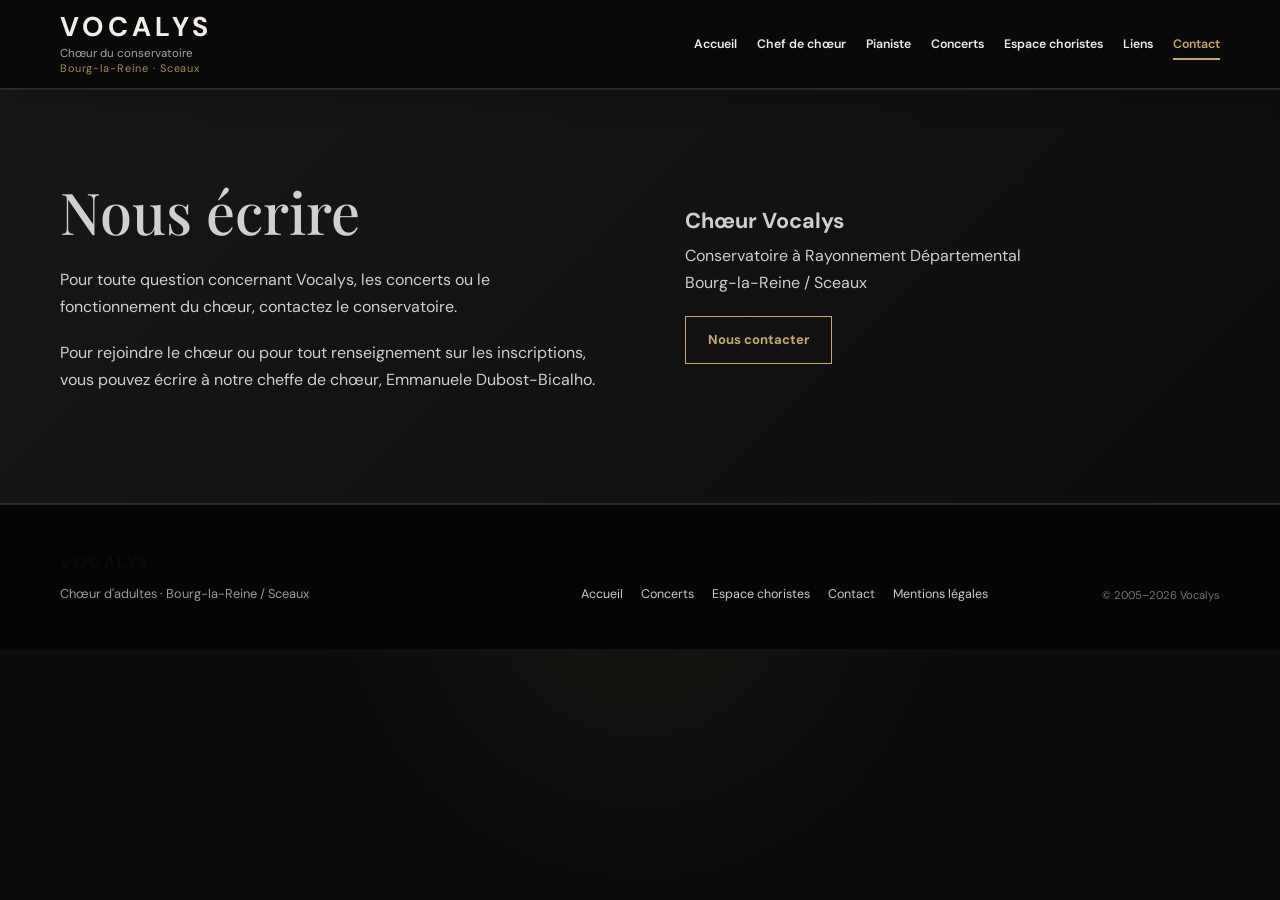
<file: contact.html>
<!DOCTYPE html>
<html lang="fr">
<head>
<meta charset="UTF-8">
<meta name="viewport" content="width=device-width, initial-scale=1.0">
<meta name="description" content="Chœur Vocalys – Bourg-la-Reine / Sceaux">
<title>Contact – Vocalys</title>
<link rel="stylesheet" href="style.css">
</head>
<body>
<header class="site-header">
 <div class="container header-inner">
  <a class="brand" href="index.html">
   <span class="brand-name">VOCALYS</span>
   <span class="brand-subtitle">Chœur du conservatoire</span>
   <span class="brand-place">Bourg-la-Reine · Sceaux</span>
  </a>
  <button class="menu-toggle" aria-label="Ouvrir le menu" aria-expanded="false"><span></span><span></span><span></span></button>
  <nav class="main-nav" aria-label="Navigation principale"><a href="index.html">Accueil</a>
<a href="chef-de-choeur.html">Chef de chœur</a>
<a href="pianiste.html">Pianiste</a>
<a href="concerts.html">Concerts</a>
<a href="choristes.html">Espace choristes</a>
<a href="liens.html">Liens</a>
<a href="contact.html" class="active">Contact</a></nav>
 </div>
</header>
<main>

<section class="section contact">
<div class="container split">
<div class="text">
<h2>Nous écrire</h2>
<p class="text">Pour toute question concernant Vocalys, les concerts ou le fonctionnement du chœur, contactez le conservatoire.</p>
<p class="text">Pour rejoindre le chœur ou pour tout renseignement sur les inscriptions, vous pouvez <a href="mailto:emmanuele.dubost@valleesud.fr">écrire à notre cheffe de chœur, Emmanuele Dubost-Bicalho</a>.</p></div>
<div class="text"><h3>Chœur Vocalys</h3><p>Conservatoire à Rayonnement Départemental<br>Bourg-la-Reine / Sceaux</p><p><a class="button button-light" href="mailto:contact@choeurvocalys.fr">Nous contacter</a></p></div>
</div>
</section>

</main>
<footer>
 <div class="container footer-inner">
  <div><strong>VOCALYS</strong><span>Chœur d'adultes · Bourg-la-Reine / Sceaux</span></div>
  <div class="footer-links">
   <a href="index.html">Accueil</a>
   <a href="concerts.html">Concerts</a>
   <a href="choristes.html">Espace choristes</a>
   <a href="contact.html">Contact</a>
   <a href="mentions.html">Mentions légales</a>
</div>
  <div class="copyright">© 2005–2026 Vocalys</div>
 </div>
</footer>
<script>
const toggle=document.querySelector('.menu-toggle'),nav=document.querySelector('.main-nav');
toggle.addEventListener('click',()=>{const open=nav.classList.toggle('open');toggle.setAttribute('aria-expanded',open);});
</script>
</body></html>
</file>
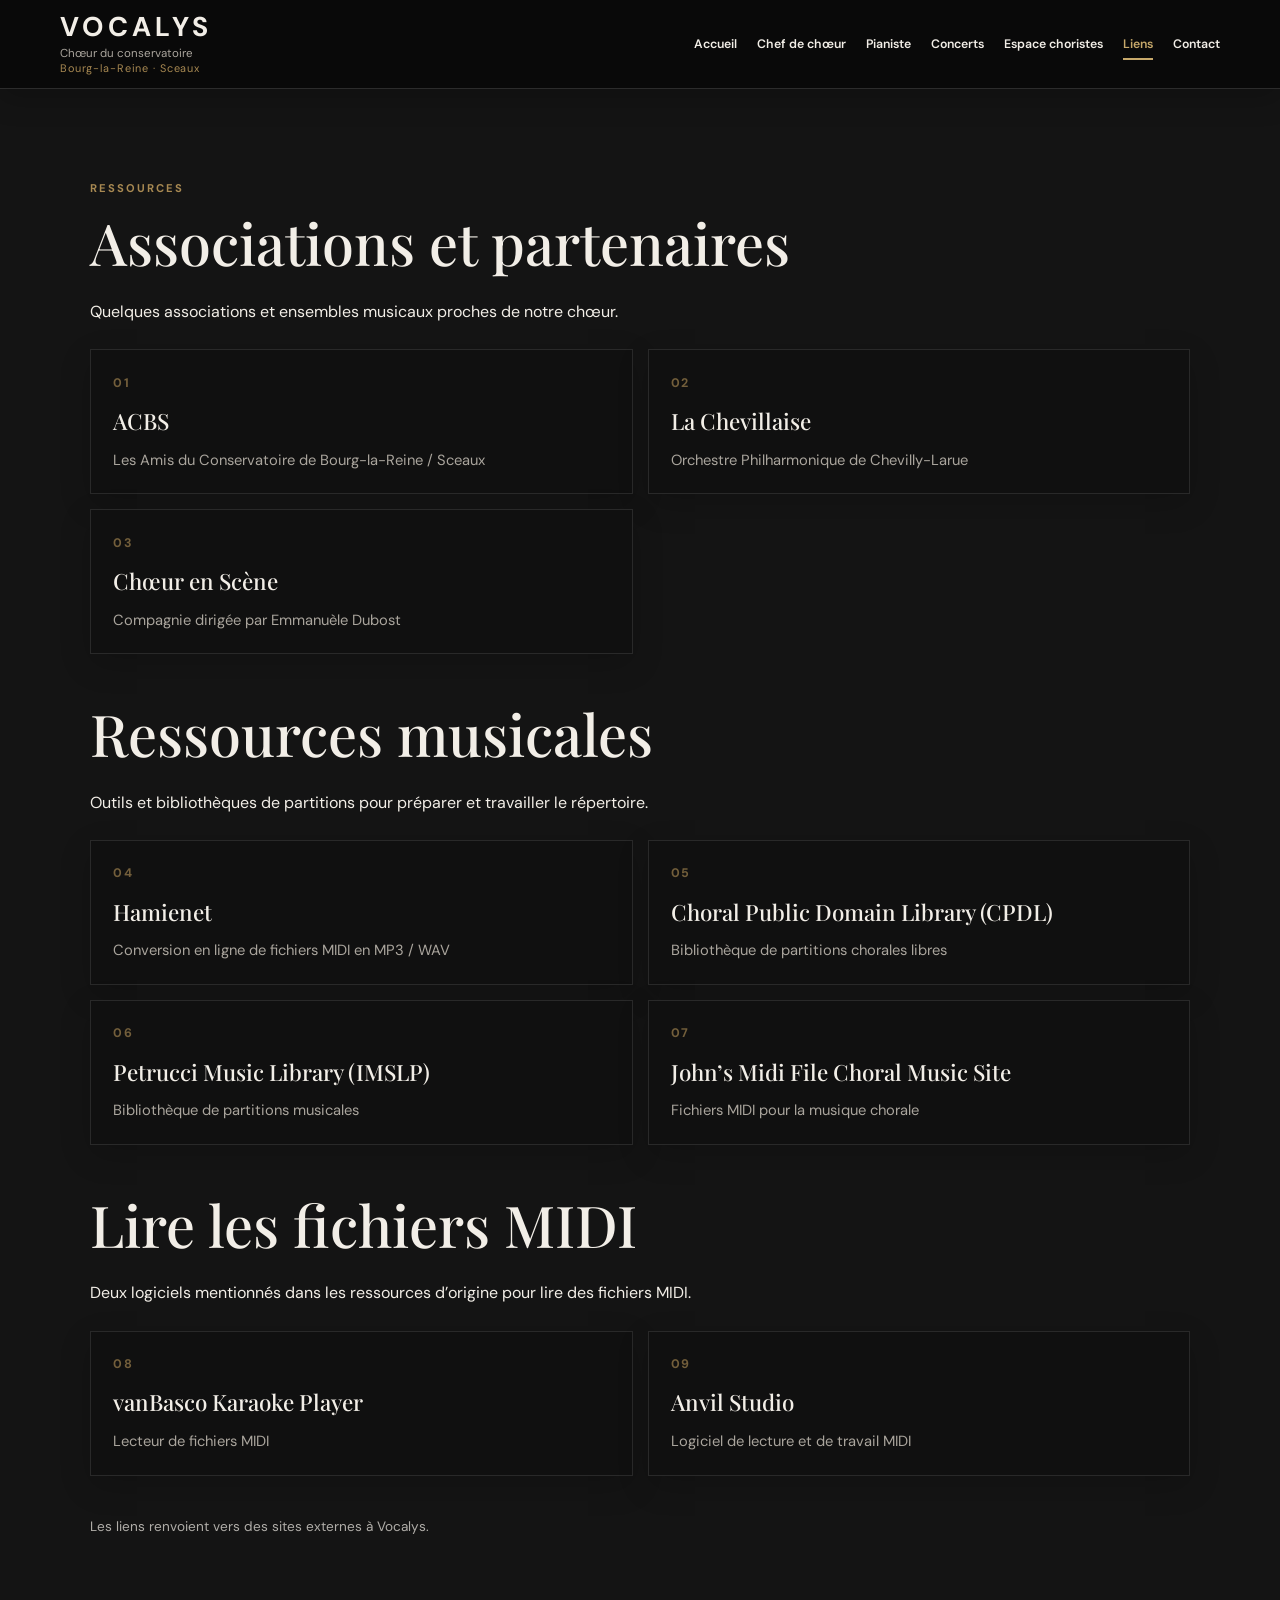
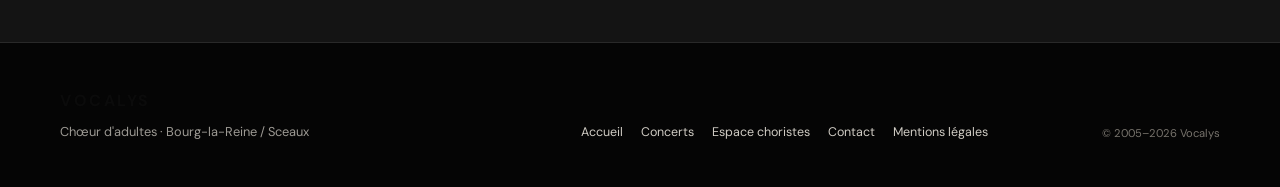
<file: liens.html>
<!DOCTYPE html>
<html lang="fr">
<head>
<meta charset="UTF-8">
<meta name="viewport" content="width=device-width, initial-scale=1.0">
<meta name="description" content="Chœur Vocalys – Bourg-la-Reine / Sceaux">
<title>Liens – Vocalys</title>
<link rel="stylesheet" href="style.css">
</head>
<body>
<header class="site-header">
 <div class="container header-inner">
  <a class="brand" href="index.html">
   <span class="brand-name">VOCALYS</span>
   <span class="brand-subtitle">Chœur du conservatoire</span>
   <span class="brand-place">Bourg-la-Reine · Sceaux</span>
  </a>
  <button class="menu-toggle" aria-label="Ouvrir le menu" aria-expanded="false"><span></span><span></span><span></span></button>
  <nav class="main-nav" aria-label="Navigation principale"><a href="index.html">Accueil</a>
<a href="chef-de-choeur.html">Chef de chœur</a>
<a href="pianiste.html">Pianiste</a>
<a href="concerts.html">Concerts</a>
<a href="choristes.html">Espace choristes</a>
<a href="liens.html" class="active">Liens</a>
<a href="contact.html">Contact</a></nav>
 </div>
</header>
<main>
<!--
<section class="page-hero">
 <div class="container">
  <p class="eyebrow">Ressources</p>
  <h1>Liens</h1>
  <p class="page-intro">Les sites et ressources utiles autour de Vocalys.</p>
 </div>
</section>
-->
 
<section class="section soft">
  <div class="container links-page">
    <p class="eyebrow">Ressources</p>
    <h2>Associations et partenaires</h2>
    <p class="links-intro">Quelques associations et ensembles musicaux proches de notre chœur.</p>

    <div class="links-grid">
      <a class="link-card" href="http://lesacbs.free.fr/" target="_blank" rel="noopener noreferrer">
        <span>01</span><strong>ACBS</strong><small>Les Amis du Conservatoire de Bourg-la-Reine / Sceaux</small>
      </a>
      <a class="link-card" href="http://orchestreacsf.fr/" target="_blank" rel="noopener noreferrer">
        <span>02</span><strong>La Chevillaise</strong><small>Orchestre Philharmonique de Chevilly-Larue</small>
      </a>
      <a class="link-card" href="http://choeurenscene.fr/" target="_blank" rel="noopener noreferrer">
        <span>03</span><strong>Chœur en Scène</strong><small>Compagnie dirigée par Emmanuèle Dubost</small>
      </a>
    </div>

    <h2 class="links-subheading">Ressources musicales</h2>
    <p class="links-intro">Outils et bibliothèques de partitions pour préparer et travailler le répertoire.</p>
    <div class="links-grid">
      <a class="link-card" href="http://www.hamienet.com/midi2mp3" target="_blank" rel="noopener noreferrer">
        <span>04</span><strong>Hamienet</strong><small>Conversion en ligne de fichiers MIDI en MP3 / WAV</small>
      </a>
      <a class="link-card" href="https://www.cpdl.org/" target="_blank" rel="noopener noreferrer">
        <span>05</span><strong>Choral Public Domain Library (CPDL)</strong><small>Bibliothèque de partitions chorales libres</small>
      </a>
      <a class="link-card" href="https://imslp.org/wiki/" target="_blank" rel="noopener noreferrer">
        <span>06</span><strong>Petrucci Music Library (IMSLP)</strong><small>Bibliothèque de partitions musicales</small>
      </a>
      <a class="link-card" href="http://www.learnchoralmusic.co.uk/" target="_blank" rel="noopener noreferrer">
        <span>07</span><strong>John’s Midi File Choral Music Site</strong><small>Fichiers MIDI pour la musique chorale</small>
      </a>
    </div>

    <h2 class="links-subheading">Lire les fichiers MIDI</h2>
    <p class="links-intro">Deux logiciels mentionnés dans les ressources d’origine pour lire des fichiers MIDI.</p>
    <div class="links-grid">
      <a class="link-card" href="https://www.vanbasco.com/" target="_blank" rel="noopener noreferrer">
        <span>08</span><strong>vanBasco Karaoke Player</strong><small>Lecteur de fichiers MIDI</small>
      </a>
      <a class="link-card" href="https://www.anvilstudio.com/" target="_blank" rel="noopener noreferrer">
        <span>09</span><strong>Anvil Studio</strong><small>Logiciel de lecture et de travail MIDI</small>
      </a>
    </div>
    <p class="links-disclaimer">Les liens renvoient vers des sites externes à Vocalys.</p>
  </div>
</section>

<style>
  .links-page { max-width: 1100px; }
  .links-intro { max-width: 700px; margin: .5rem 0 1.5rem; }
  .links-page .links-grid { margin-top: 1.2rem; }
  .links-page .link-card {
    min-height: 145px; display: flex; flex-direction: column;
    gap: .65rem; padding: 1.4rem; text-decoration: none;
    transition: transform .18s ease, box-shadow .18s ease;
  }
  .links-page .link-card > span {
    font-size: .78rem; letter-spacing: .12em; opacity: .65;
  }
  .links-page .link-card strong { line-height: 1.35; }
  .links-page .link-card small { font-size: .92rem; line-height: 1.5; }
  .links-page .link-card:hover { transform: translateY(-3px); }
  .links-subheading { margin-top: 3rem; }
  .links-disclaimer { margin-top: 2.5rem; font-size: .85rem; opacity: .7; }
  @media (max-width: 600px) {
    .links-page .link-card { min-height: 0; padding: 1.1rem; }
    .links-subheading { margin-top: 2.3rem; }
  }
</style>

</main>
<footer>
 <div class="container footer-inner">
  <div><strong>VOCALYS</strong><span>Chœur d'adultes · Bourg-la-Reine / Sceaux</span></div>
  <div class="footer-links"><a href="index.html">Accueil</a><a href="concerts.html">Concerts</a><a href="choristes.html">Espace choristes</a><a href="contact.html">Contact</a>      <a href="mentions.html">Mentions légales</a>
</div>
  <div class="copyright">© 2005–2026 Vocalys</div>
 </div>
</footer>
<script>
const toggle=document.querySelector('.menu-toggle'),nav=document.querySelector('.main-nav');
toggle.addEventListener('click',()=>{const open=nav.classList.toggle('open');toggle.setAttribute('aria-expanded',open);});
</script>
</body></html>
</file>
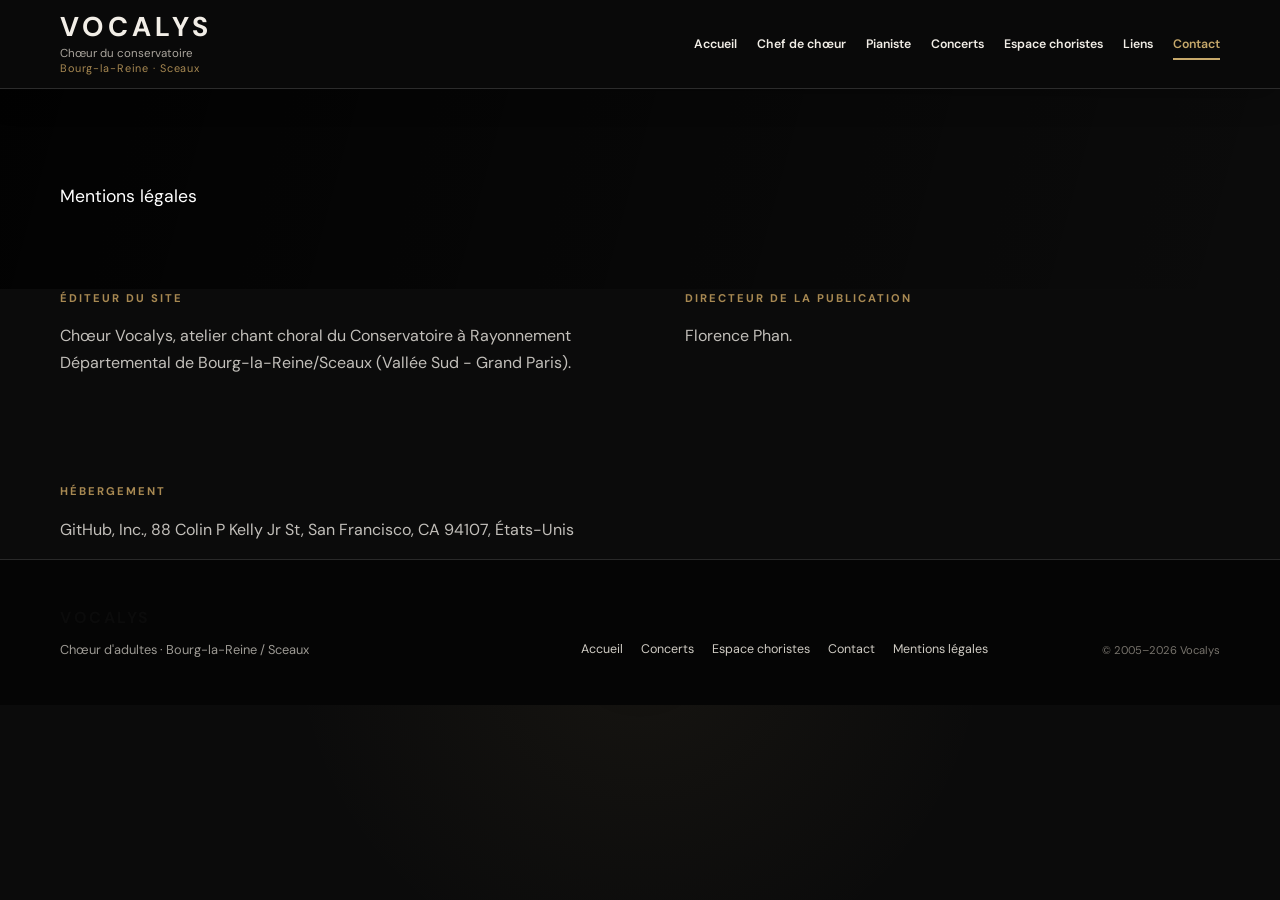
<file: mentions.html>
<!DOCTYPE html>
<html lang="fr">
<head>
<meta charset="UTF-8">
<meta name="viewport" content="width=device-width, initial-scale=1.0">
<meta name="description" content="Chœur Vocalys – Bourg-la-Reine / Sceaux">
<title>Contact – Vocalys</title>
<link rel="stylesheet" href="style.css">
</head>
<body>
<header class="site-header">
 <div class="container header-inner">
  <a class="brand" href="index.html">
   <span class="brand-name">VOCALYS</span>
   <span class="brand-subtitle">Chœur du conservatoire</span>
   <span class="brand-place">Bourg-la-Reine · Sceaux</span>
  </a>
  <button class="menu-toggle" aria-label="Ouvrir le menu" aria-expanded="false"><span></span><span></span><span></span></button>
  <nav class="main-nav" aria-label="Navigation principale"><a href="index.html">Accueil</a>
<a href="chef-de-choeur.html">Chef de chœur</a>
<a href="pianiste.html">Pianiste</a>
<a href="concerts.html">Concerts</a>
<a href="choristes.html">Espace choristes</a>
<a href="liens.html">Liens</a>
<a href="contact.html" class="active">Contact</a></nav>
 </div>
</header>
<main>

<section class="page-hero">
 <div class="container">
  <p class="page-intro">Mentions légales</p>
 </div>
</section>

<div class="container split">
<div><p class="eyebrow">Éditeur du site</p><p class="text">Chœur Vocalys, atelier chant choral du Conservatoire à 
Rayonnement Départemental de Bourg-la-Reine/Sceaux (Vallée Sud - Grand Paris).</p></div>
<div><p class="eyebrow">Directeur de la publication</p><p class="text">Florence Phan.</p></div>
<div><p class="eyebrow">Hébergement</p><p class="text">GitHub, Inc., 88 Colin P Kelly Jr St, San Francisco, CA 
94107, États-Unis</p>
</div>
 
</main>
<footer>
 <div class="container footer-inner">
  <div><strong>VOCALYS</strong><span>Chœur d'adultes · Bourg-la-Reine / Sceaux</span></div>
  <div class="footer-links">
   <a href="index.html">Accueil</a>
   <a href="concerts.html">Concerts</a>
   <a href="choristes.html">Espace choristes</a>
   <a href="contact.html">Contact</a>
   <a href="mentions.html">Mentions légales</a>
  </div>
  <div class="copyright">© 2005–2026 Vocalys</div>
 </div>
</footer>
<script>
const toggle=document.querySelector('.menu-toggle'),nav=document.querySelector('.main-nav');
toggle.addEventListener('click',()=>{const open=nav.classList.toggle('open');toggle.setAttribute('aria-expanded',open);});
</script>
</body></html>
</file>
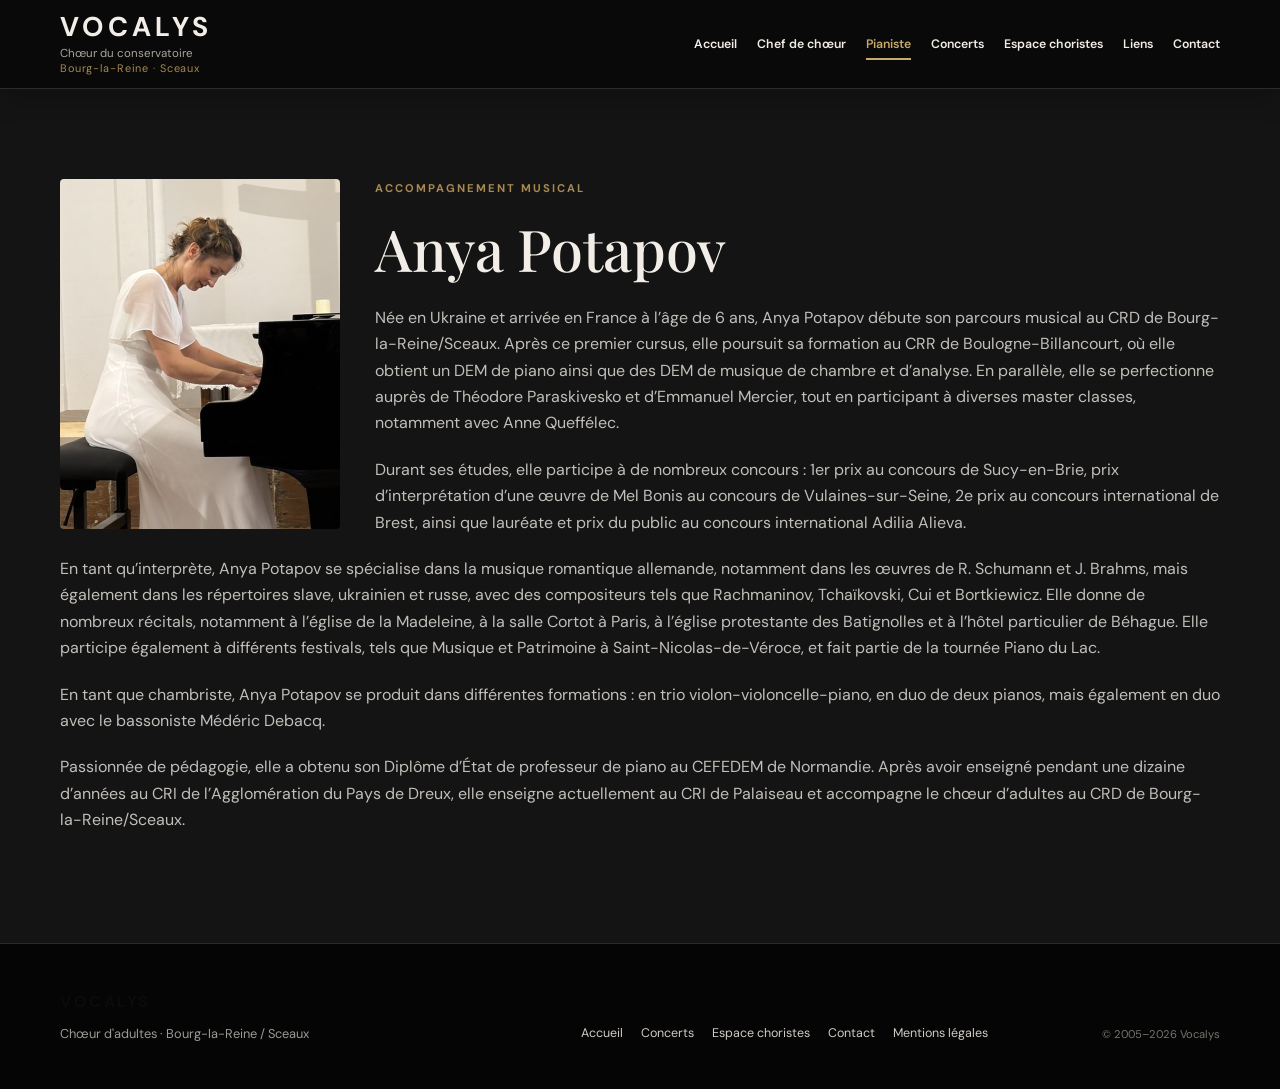
<file: pianiste.html>
<!DOCTYPE html>
<html lang="fr">
<head>
<meta charset="UTF-8">
<meta name="viewport" content="width=device-width, initial-scale=1.0">
<meta name="description" content="Chœur Vocalys – Bourg-la-Reine / Sceaux">
<title>Pianiste – Vocalys</title>
<link rel="stylesheet" href="style.css">
</head>

<body>

<header class="site-header">
  <div class="container header-inner">

    <a class="brand" href="index.html">
      <span class="brand-name">VOCALYS</span>
      <span class="brand-subtitle">Chœur du conservatoire</span>
      <span class="brand-place">Bourg-la-Reine · Sceaux</span>
    </a>

    <button class="menu-toggle"
            aria-label="Ouvrir le menu"
            aria-expanded="false">
      <span></span>
      <span></span>
      <span></span>
    </button>

    <nav class="main-nav" aria-label="Navigation principale">
      <a href="index.html">Accueil</a>
      <a href="chef-de-choeur.html">Chef de chœur</a>
      <a href="pianiste.html" class="active">Pianiste</a>
      <a href="concerts.html">Concerts</a>
      <a href="choristes.html">Espace choristes</a>
      <a href="liens.html">Liens</a>
      <a href="contact.html">Contact</a>
    </nav>

  </div>
</header>

<main>
  <section class="section soft">
    <div class="container profile">

      <img src="images/anya-small.jpg"
           alt="Anya Potapov, pianiste de Vocalys"
           class="pianiste-photo">

      <div class="pianiste-text">

        <p class="eyebrow">Accompagnement musical</p>
        <h2>Anya Potapov</h2>

        <p>
          Née en Ukraine et arrivée en France à l’âge de 6 ans, Anya Potapov
          débute son parcours musical au CRD de Bourg-la-Reine/Sceaux.
          Après ce premier cursus, elle poursuit sa formation au CRR de
          Boulogne-Billancourt, où elle obtient un DEM de piano ainsi que
          des DEM de musique de chambre et d’analyse.
          En parallèle, elle se perfectionne auprès de Théodore Paraskivesko
          et d’Emmanuel Mercier, tout en participant à diverses master classes,
          notamment avec Anne Queffélec.
        </p>

        <p>
          Durant ses études, elle participe à de nombreux concours :
          1er prix au concours de Sucy-en-Brie, prix d’interprétation d’une
          œuvre de Mel Bonis au concours de Vulaines-sur-Seine, 2e prix au
          concours international de Brest, ainsi que lauréate et prix du public
          au concours international Adilia Alieva.
        </p>

        <p>
          En tant qu’interprète, Anya Potapov se spécialise dans la musique
          romantique allemande, notamment dans les œuvres de R. Schumann et
          J. Brahms, mais également dans les répertoires slave, ukrainien et
          russe, avec des compositeurs tels que Rachmaninov, Tchaïkovski,
          Cui et Bortkiewicz.
          Elle donne de nombreux récitals, notamment à l’église de la Madeleine,
          à la salle Cortot à Paris, à l’église protestante des Batignolles
          et à l’hôtel particulier de Béhague.
          Elle participe également à différents festivals, tels que Musique et
          Patrimoine à Saint-Nicolas-de-Véroce, et fait partie de la tournée
          Piano du Lac.
        </p>

        <p>
          En tant que chambriste, Anya Potapov se produit dans différentes
          formations : en trio violon-violoncelle-piano, en duo de deux pianos,
          mais également en duo avec le bassoniste Médéric Debacq.
        </p>

        <p>
          Passionnée de pédagogie, elle a obtenu son Diplôme d’État de
          professeur de piano au CEFEDEM de Normandie.
          Après avoir enseigné pendant une dizaine d’années au CRI de
          l’Agglomération du Pays de Dreux, elle enseigne actuellement au
          CRI de Palaiseau et accompagne le chœur d’adultes au CRD de
          Bourg-la-Reine/Sceaux.
        </p>

      </div>
    </div>
  </section>

</main>

<footer>
  <div class="container footer-inner">

    <div>
      <strong>VOCALYS</strong>
      <span>Chœur d'adultes · Bourg-la-Reine / Sceaux</span>
    </div>

    <div class="footer-links">
      <a href="index.html">Accueil</a>
      <a href="concerts.html">Concerts</a>
      <a href="choristes.html">Espace choristes</a>
      <a href="contact.html">Contact</a>
      <a href="mentions.html">Mentions légales</a>
    </div>

    <div class="copyright">
      © 2005–2026 Vocalys
    </div>

  </div>
</footer>

<script>
const toggle = document.querySelector('.menu-toggle');
const nav = document.querySelector('.main-nav');

toggle.addEventListener('click', () => {
  const open = nav.classList.toggle('open');
  toggle.setAttribute('aria-expanded', open);
});
</script>

</body>
</html>
</file>
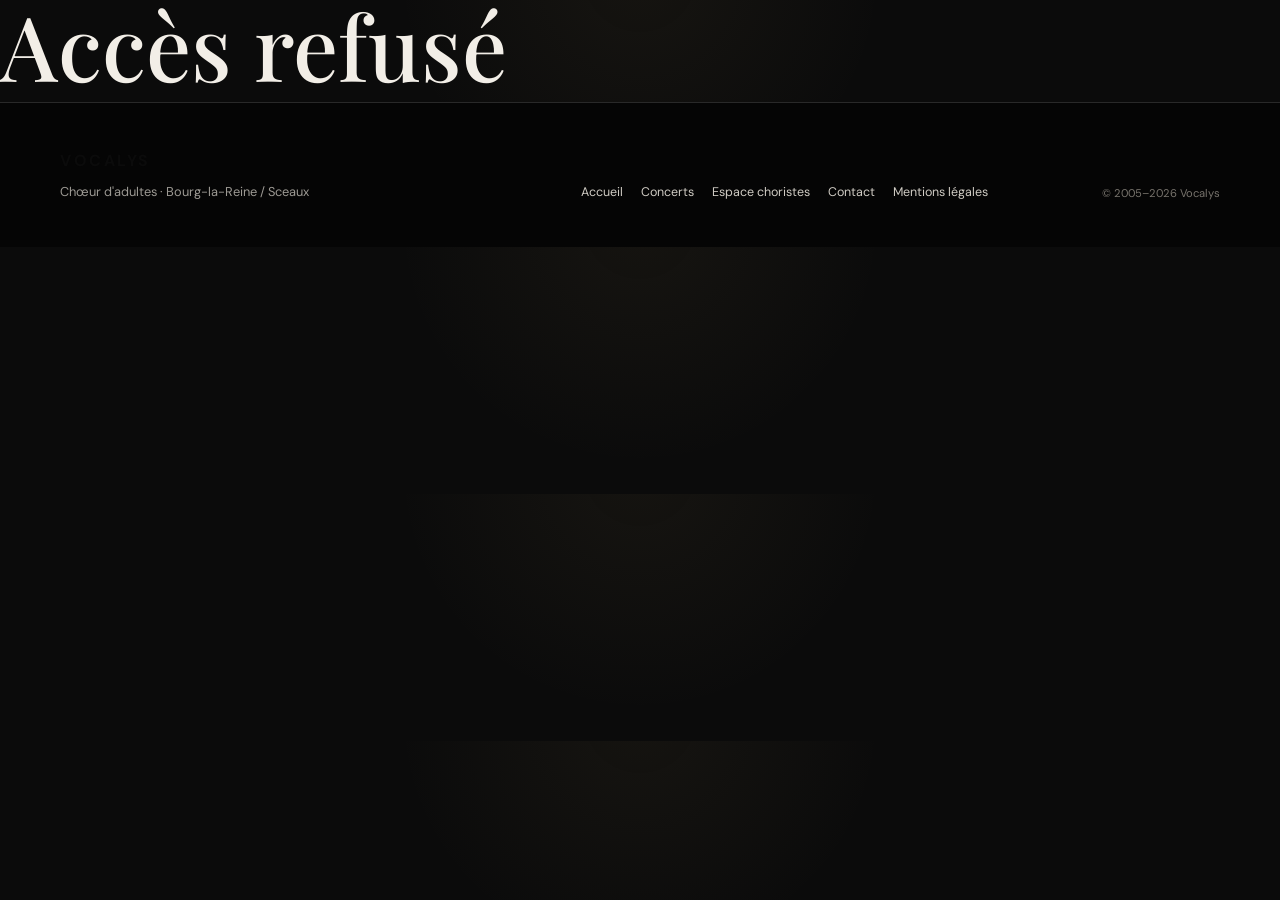
<file: ressources.html>
<!DOCTYPE html>
<html lang="fr">
<head>
<meta charset="UTF-8">
<meta name="viewport" content="width=device-width, initial-scale=1.0">
<meta name="description" content="Chœur Vocalys – Bourg-la-Reine / Sceaux">
<title>Liens – Vocalys</title>
<link rel="stylesheet" href="style.css">
</head>
<body>
<header class="site-header">
 <div class="container header-inner">
  <a class="brand" href="index.html">
   <span class="brand-name">VOCALYS</span>
   <span class="brand-subtitle">Chœur du conservatoire</span>
   <span class="brand-place">Bourg-la-Reine · Sceaux</span>
  </a>
  <button class="menu-toggle" aria-label="Ouvrir le menu" aria-expanded="false"><span></span><span></span><span></span></button>
  <nav class="main-nav" aria-label="Navigation principale"><a href="index.html">Accueil</a>
<a href="chef-de-choeur.html">Chef de chœur</a>
<a href="pianiste.html">Pianiste</a>
<a href="concerts.html">Concerts</a>
<a href="choristes.html" class="active">Espace choristes</a>
<a href="liens.html">Liens</a>
<a href="contact.html">Contact</a></nav>
 </div>
</header>
<main>
<script>
    const motDePasse = prompt("Mot de passe :");

    if (motDePasse !== "Vocalys2026") {
        document.body.innerHTML =
            "<h1>Accès refusé</h1>";
    }
</script>
 
<section class="section soft">
  <div class="container links-page">
    <p class="eyebrow">Ressources</p>
    <h2>Ressources choristes</h2>
    <p class="links-intro">Quelques ressources en lien avec le programme en cours.</p>

    <div class="links-grid">
      <a class="link-card" href="http://lesacbs.free.fr/" target="_blank" rel="noopener noreferrer">
        <span>01</span><strong>ACBS</strong><small>Les Amis du Conservatoire de Bourg-la-Reine / Sceaux</small>
      </a>
      <a class="link-card" href="http://orchestreacsf.fr/" target="_blank" rel="noopener noreferrer">
        <span>02</span><strong>La Chevillaise</strong><small>Orchestre Philharmonique de Chevilly-Larue</small>
      </a>
      <a class="link-card" href="http://choeurenscene.fr/" target="_blank" rel="noopener noreferrer">
        <span>03</span><strong>Chœur en Scène</strong><small>Compagnie dirigée par Emmanuèle Dubost</small>
      </a>
    </div>

    <h2 class="links-subheading">Partitions 2026</h2>
    <p class="links-intro">Partitions libres de droits des œuvres du programme.</p>
    <div class="links-grid">
      <a class="link-card" href="partitions/2026/Palestrina_O_magnum_mysterium.pdf" target="_blank" rel="noopener noreferrer">
        <span>PDF</span><strong>Palestrina – <em>O magnum mysterium</em></strong><small>6 voix. Édition Daniel Van Gilst (DVG 2018), licence CC0</small>
      </a>
      <a class="link-card" href="partitions/2026/Sweelinck_Hodie_Christus_natus_est.pdf" target="_blank" rel="noopener noreferrer">
        <span>PDF</span><strong>Sweelinck – <em>Hodie Christus natus est</em></strong><small>5 voix. Édition Allen Garvin (CPDL), licence CC BY-NC 2.5</small>
      </a>
      <a class="link-card" href="partitions/2026/Elgar_Serenade.pdf" target="_blank" rel="noopener noreferrer">
        <span>PDF</span><strong>Elgar – <em>Serenade</em></strong><small>SATB a cappella. Édition Peter Rottländer (CPDL)</small>
      </a>
    </div>

    <h2 class="links-subheading">Ressources musicales</h2>
    <p class="links-intro">Outils et bibliothèques de partitions pour préparer et travailler le répertoire.</p>
    <div class="links-grid">
      <a class="link-card" href="http://www.hamienet.com/midi2mp3" target="_blank" rel="noopener noreferrer">
        <span>04</span><strong>Hamienet</strong><small>Conversion en ligne de fichiers MIDI en MP3 / WAV</small>
      </a>
      <a class="link-card" href="https://www.cpdl.org/" target="_blank" rel="noopener noreferrer">
        <span>05</span><strong>Choral Public Domain Library (CPDL)</strong><small>Bibliothèque de partitions chorales libres</small>
      </a>
      <a class="link-card" href="https://imslp.org/wiki/" target="_blank" rel="noopener noreferrer">
        <span>06</span><strong>Petrucci Music Library (IMSLP)</strong><small>Bibliothèque de partitions musicales</small>
      </a>
      <a class="link-card" href="http://www.learnchoralmusic.co.uk/" target="_blank" rel="noopener noreferrer">
        <span>07</span><strong>John’s Midi File Choral Music Site</strong><small>Fichiers MIDI pour la musique chorale</small>
      </a>
    </div>

    <h2 class="links-subheading">Lire les fichiers MIDI</h2>
    <p class="links-intro">Deux logiciels mentionnés dans les ressources d’origine pour lire des fichiers MIDI.</p>
    <div class="links-grid">
      <a class="link-card" href="https://www.vanbasco.com/" target="_blank" rel="noopener noreferrer">
        <span>08</span><strong>vanBasco Karaoke Player</strong><small>Lecteur de fichiers MIDI</small>
      </a>
      <a class="link-card" href="https://www.anvilstudio.com/" target="_blank" rel="noopener noreferrer">
        <span>09</span><strong>Anvil Studio</strong><small>Logiciel de lecture et de travail MIDI</small>
      </a>
    </div>
    <p class="links-disclaimer">Les liens renvoient vers des sites externes à Vocalys.</p>
  </div>
</section>

<style>
  .links-page { max-width: 1100px; }
  .links-intro { max-width: 700px; margin: .5rem 0 1.5rem; }
  .links-page .links-grid { margin-top: 1.2rem; }
  .links-page .link-card {
    min-height: 145px; display: flex; flex-direction: column;
    gap: .65rem; padding: 1.4rem; text-decoration: none;
    transition: transform .18s ease, box-shadow .18s ease;
  }
  .links-page .link-card > span {
    font-size: .78rem; letter-spacing: .12em; opacity: .65;
  }
  .links-page .link-card strong { line-height: 1.35; }
  .links-page .link-card small { font-size: .92rem; line-height: 1.5; }
  .links-page .link-card:hover { transform: translateY(-3px); }
  .links-subheading { margin-top: 3rem; }
  .links-disclaimer { margin-top: 2.5rem; font-size: .85rem; opacity: .7; }
  @media (max-width: 600px) {
    .links-page .link-card { min-height: 0; padding: 1.1rem; }
    .links-subheading { margin-top: 2.3rem; }
  }
</style>

</main>
<footer>
 <div class="container footer-inner">
  <div><strong>VOCALYS</strong><span>Chœur d'adultes · Bourg-la-Reine / Sceaux</span></div>
  <div class="footer-links"><a href="index.html">Accueil</a><a href="concerts.html">Concerts</a><a href="choristes.html">Espace choristes</a><a href="contact.html">Contact</a>      <a href="mentions.html">Mentions légales</a>
</div>
  <div class="copyright">© 2005–2026 Vocalys</div>
 </div>
</footer>
<script>
const toggle=document.querySelector('.menu-toggle'),nav=document.querySelector('.main-nav');
toggle.addEventListener('click',()=>{const open=nav.classList.toggle('open');toggle.setAttribute('aria-expanded',open);});
</script>
</body></html>
</file>
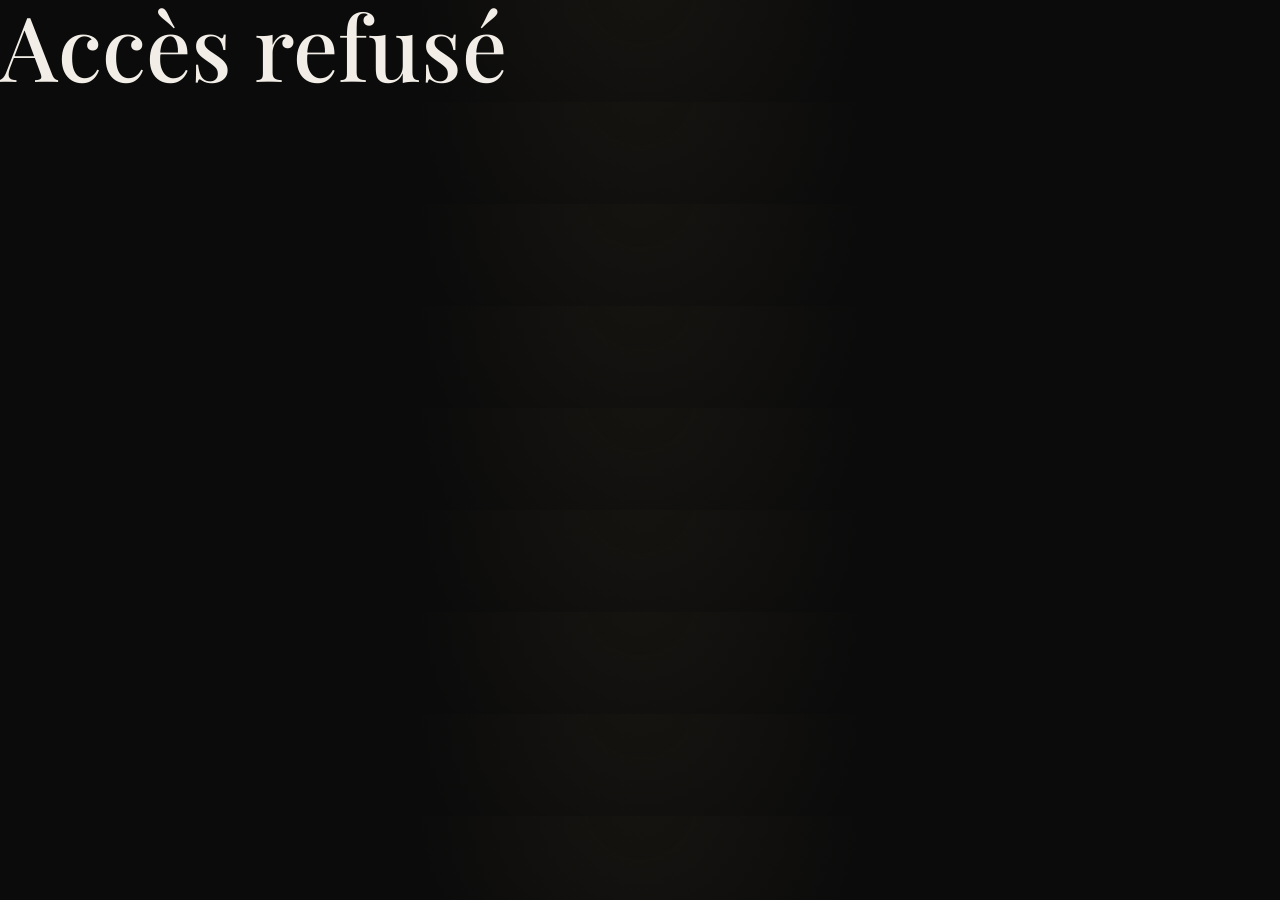
<file: trombi.html>
<!DOCTYPE html>
<html lang="fr">
<head>
    <meta charset="UTF-8">
    <meta name="viewport" content="width=device-width, initial-scale=1.0">
    <meta name="description" content="Espace choristes du Chœur Vocalys – Bourg-la-Reine / Sceaux">
    <title>Espace choristes – Vocalys</title>
    <link rel="stylesheet" href="style.css">
</head>

<body>

<header class="site-header">
    <div class="container header-inner">

        <a class="brand" href="index.html">
            <span class="brand-name">VOCALYS</span>
            <span class="brand-subtitle">Chœur du conservatoire</span>
            <span class="brand-place">Bourg-la-Reine · Sceaux</span>
        </a>

        <button class="menu-toggle"
                aria-label="Ouvrir le menu"
                aria-expanded="false">
            <span></span><span></span><span></span>
        </button>

        <nav class="main-nav" aria-label="Navigation principale">
            <a href="index.html">Accueil</a>
            <a href="chef-de-choeur.html">Chef de chœur</a>
            <a href="pianiste.html">Pianiste</a>
            <a href="concerts.html">Concerts</a>
            <a href="choristes.html" class="active">Espace choristes</a>
            <a href="liens.html">Liens</a>
            <a href="contact.html">Contact</a>
        </nav>

    </div>
</header>

<main class="choristes-page">

    <div class="choristes-intro">
        <h1>Les choristes</h1>
    </div>

    <nav class="pupitres-nav" aria-label="Accès aux pupitres">
        <a href="#sopranos">Sopranos</a>
        <a href="#altos">Altos</a>
        <a href="#tenors">Ténors</a>
        <a href="#basses">Basses</a>
    </nav>

    <div id="choristes-content"></div>

</main>

<footer>
    <div class="container footer-inner">

        <div>
            <strong>VOCALYS</strong>
            <span>Chœur du conservatoire · Bourg-la-Reine / Sceaux</span>
        </div>

        <div class="footer-links">
            <a href="index.html">Accueil</a>
            <a href="concerts.html">Concerts</a>
            <a href="choristes.html">Espace choristes</a>
            <a href="contact.html">Contact</a>
            <a href="mentions-legales.html">Mentions légales</a>
        </div>

        <div class="copyright">© 2005–2026 Vocalys</div>

    </div>
</footer>

<script>
/* =========================================================
   LISTE DES CHORISTES
   Format : [Nom, Prénom, Photo éventuelle]
   ========================================================= */


const pupitres = [

    {
        id: "sopranos",
        titre: "Sopranos",
        choristes: [
            ["Amon", "Pauline", "_s.gif"],
            ["Aubertin", "Patricia", "Aubertin_Patricia.jpg"],
            ["Benatre", "Brigitte", "Benatre_Brigitte.jpg"],
            ["Blez", "Monique", "0blez.jpg"],
            ["Charrière", "Élisabeth", "Charriere_Elisabeth.jpg"],
            ["Coskun", "Beyza", "_s.gif"],
            ["Covès", "Corinne", "0coves.jpg"],
            ["Dancourt", "Clara-Pauline", "_s.gif"],
            ["Dupieux", "Anne", "Dupieux_Anne.jpg"],
            ["Egnell", "Henriette", "0egnell.jpg"],
            ["Eon", "Agnès", "Eon_Agnes.jpeg"],
            ["Favier", "Cécile", "0favier.jpg"],
            ["Fournier", "Estelle", "Fournier_Estelle.jpg"],
            ["Fuchs", "Anne", "_s.gif"],
            ["Govaere", "Claire", "0govaere.jpg"],
            ["Grobon", "Isabelle", "_s.gif"],
            ["Jomni", "Bakhta", "Jomni_Bakhta.jpg"],
            ["Martinelli", "Colombine", "0martinelli.jpg"],
            ["Maruiani", "Agnès", "Maruiani_Agnes.jpg"],
            ["Papiernik", "Juliette", "0papiernik.jpg"],
            ["Phan", "Florence", "Phan_Florence.jpg"],
            ["Pomian-Berthe", "Mélanie", "_s.gif"],
            ["Reverdy", "Mathilde", "_s.gif"],
            ["Sowa", "Maya", "Sowa_Maya.jpg"],
            ["Starynkévitch", "Corinne", "Starynkevitch_Corinne.jpg"],
            ["Trialoup", "Rébecca", "Trialoup_Rebecca.jpg"],
            ["Vignes", "Sylvie", "Vignes_Sylvie.jpg"],
            ["Vivicorsi", "Florence", "0vivicorsi.jpg"],
            ["Volz", "Yaling", "Volz_Yaling.jpg"]
        ]
    },

    {
        id: "altos",
        titre: "Altos",
        choristes: [
            ["Aberdam", "Marie-Suzanne", "0aberdam.jpg"],
            ["Berdah", "Maryse", "_a.gif"],
            ["Blanc", "Virginie", "0blanc.jpg"],
            ["Brochard", "Pascale", "_a.gif"],
            ["Brussier", "Magali", "Brussier_Magali.jpg"],
            ["Elissalt", "Véronique", "Elissalt_Veronique.jpg"],
            ["Fosset", "Hélène", "_a.gif"],
            ["Hellegouarch", "Catherine", "Hellegouarch_Catherine.jpg"],
            ["Ho", "Christine", "Ho_Christine.jpg"],
            ["Lefèvre", "Béatrice", "Lefevre_Beatrice.jpg"],
            ["Lemaire", "Corinne", "Lemaire_Corinne.jpg"],
            ["Michel", "Valérie", "0michel.jpg"],
            ["Penard", "Joëlle", "Penard_Joelle.jpg"],
            ["Praseuth", "Danièle", "0praseuth.jpg"],
            ["Pujol", "Anne-Laure", "Pujol_Anne-Laure.jpg"],
            ["Raoult", "Sylvie", "Raoult_Sylvie.jpg"],
            ["Raynaud", "Françoise", "Raynaud_Francoise.jpg"],
            ["Rode", "Julie", "Rode_Julie.jpg"],
            ["Ténier", "Françoise", "Tenier_Francoise.jpg"],
            ["Thin", "Guillemette", "0thin.jpg"],
            ["Tiano", "Sophie", "Tiano_Sophie.jpg"]
        ]
    },

    {
        id: "tenors",
        titre: "Ténors",
        choristes: [
            ["Aggeri", "Franck", "_t.gif"],
            ["Bayan", "Nicolas *", "0bayan.jpg"],
            ["Bayet", "Michel", "Bayet_Michel.jpg"],
            ["Carbó Meseguer", "Alex", "Carbo-Meseguer_Alex.jpg"],
            ["Cirodde", "Dimitri", "0cirodde.jpg"],
            ["Clerc", "Michel", "Clerc_Michel.jpg"],
            ["Couvidoux", "Gérard", "Couvidoux_Gerard.jpg"],
            ["Couvidoux", "Vincent", "Couvidoux_Vincent.jpg"],
            ["D'Anselme", "Michel", "DAnselme_Michel.jpg"],
            ["Lefèvre", "Jean-Éric", "Lefevre_Jean-Eric.jpg"],
            ["Li", "Antoine", "Li_Antoine.jpg"],
            ["Louvel", "Patrick", "0louvel.jpg"],
            ["Phan", "James", "Phan_James.jpg"],
            ["Puiroux", "Evelyne", "Puiroux_Evelyne.jpg"],
            ["Rabaud", "Baptiste", "_t.gif"],
            ["Rémond", "Chantal", "0remond.jpg"]
        ]
    },

    {
        id: "basses",
        titre: "Basses",
        choristes: [
            ["Bordes", "Quentin", "_b.gif"],
            ["Bourdel", "Jean", "Bourdel_Jean.jpg"],
            ["Clément", "René", "Clement_Rene.jpg"],
            ["Decrop", "Emmanuel", "Decrop_Emmanuel.jpg"],
            ["De Nailly", "Gérard", "De-Nailly_Gerard.jpg"],
            ["Foucault", "Philippe", "0foucault.jpg"],
            ["Kieffer", "Michel", "0kieffer_m.jpg"],
            ["Laguës", "Michel", "Lagues_Michel.jpg"],
            ["Le Gall", "Jacques", "Le-Gall_Jacques.jpg"],
            ["Micheau", "Olivier", "Micheau_Olivier.jpg"],
            ["Montlahuc", "Thierry", "Montlahuc_Thierry.jpg"],
            ["Nakatani", "Keitaro", "0nakatani.jpg"],
            ["Neu", "Michel", "_b.gif"],
            ["Penard", "Jean-Michel", "Penard_Jean-Michel.jpg"],
            ["Rioual", "Michel", "_b.gif"],
            ["Ter-Minassian", "Daniel", "Ter-Minassian_Daniel.jpg"]
        ]
    }

];


/* =========================================================
   CONSTRUCTION AUTOMATIQUE DE LA PAGE
   ========================================================= */

const container = document.getElementById("choristes-content");

pupitres.forEach(pupitre => {

    const section = document.createElement("section");
    section.className = "pupitre-section";

    const titre = document.createElement("h2");
    titre.className = "pupitre-title";
    titre.id = pupitre.id;
    titre.textContent = pupitre.titre;

    const grille = document.createElement("div");
    grille.className = "choristes-grid";

    pupitre.choristes.forEach(([nom, prenom, photo]) => {

        const carte = document.createElement("article");
        carte.className = "choriste-card";

        const emplacement = document.createElement("div");
        emplacement.className = "choriste-photo";

        if (photo) {
            const img = document.createElement("img");
            img.src = "trombinoscope/" + photo;
            img.alt = "Portrait de " + prenom + " " + nom;
            img.loading = "lazy";
            img.className = "choriste-photo-img";
            emplacement.appendChild(img);
        } else {
            emplacement.textContent = "Photo";
        }

        const nomElement = document.createElement("p");
        nomElement.className = "choriste-name";
        nomElement.textContent = nom;

        const prenomElement = document.createElement("span");
        prenomElement.className = "choriste-firstname";
        prenomElement.textContent = prenom;

        nomElement.appendChild(prenomElement);

        carte.appendChild(emplacement);
        carte.appendChild(nomElement);

        grille.appendChild(carte);
    });

    section.appendChild(titre);
    section.appendChild(grille);

    container.appendChild(section);
});


/* =========================================================
   MENU MOBILE
   ========================================================= */

const menuToggle = document.querySelector(".menu-toggle");
const mainNav = document.querySelector(".main-nav");

if (menuToggle && mainNav) {

    menuToggle.addEventListener("click", () => {

        const ouvert =
            menuToggle.getAttribute("aria-expanded") === "true";

        menuToggle.setAttribute("aria-expanded", String(!ouvert));
        menuToggle.setAttribute(
            "aria-label",
            ouvert ? "Ouvrir le menu" : "Fermer le menu"
        );

        mainNav.classList.toggle("open", !ouvert);
    });
}


/* =========================================================
   ACCÈS PAR MOT DE PASSE
   Attention : protection indicative uniquement.
   ========================================================= */

// À supprimer si la page est rendue publique.
const motDePasse = prompt("Mot de passe :");

if (motDePasse !== "Vocalys2026") {
    document.body.innerHTML = "<h1>Accès refusé</h1>";
}
</script>

</body>
</html>
</file>
<file: style.css>
@import url('https://fonts.googleapis.com/css2?family=DM+Sans:wght@400;500;600;700&family=Playfair+Display:wght@500;600&display=swap');

:root {
  --ink: #f2eee7;
  --muted: #aaa59d;
  --paper: #0b0b0b;
  --soft: #141414;
  --accent: #c7a96b;
  --accent-dark: #a88952;
  --line: #2c2c2c;
  --white: #f7f4ee;
  --max: 1160px;
}

* {
  box-sizing: border-box;
}

html {
  scroll-behavior: smooth;
}

body {
  margin: 0;
  color: var(--ink);
  background: var(--paper);
  font-family: "DM Sans", sans-serif;
  line-height: 1.65;
}

a {
  color: inherit;
  text-decoration: none;
}

.container {
  width: min(calc(100% - 48px), var(--max));
  margin: auto;
}


/* =========================
   HEADER
   ========================= */

.site-header {
  position: sticky;
  top: 0;
  z-index: 30;
  background: rgba(10, 10, 10, 0.96);
  border-bottom: 1px solid var(--line);
  backdrop-filter: blur(10px);
}

.header-inner {
  min-height: 88px;
  display: flex;
  justify-content: space-between;
  align-items: center;
  gap: 30px;
}

.brand {
  display: flex;
  flex-direction: column;
  line-height: 1.05;
}

.brand-name {
  font-size: 1.7rem;
  font-weight: 700;
  letter-spacing: 0.16em;
}

.brand-subtitle {
  margin-top: 6px;
  font-size: 0.72rem;
  color: var(--muted);
}

.brand-place {
  font-size: 0.68rem;
  color: var(--accent-dark);
  letter-spacing: 0.08em;
  margin-top: 3px;
}

.main-nav {
  display: flex;
  gap: 20px;
  align-items: center;
  font-size: 0.77rem;
  font-weight: 600;
}

.main-nav a {
  padding: 8px 0;
  position: relative;
}

.main-nav a::after {
  content: "";
  position: absolute;
  left: 0;
  right: 0;
  bottom: 2px;
  height: 2px;
  background: var(--accent);
  transform: scaleX(0);
  transform-origin: left;
  transition: 0.2s;
}

.main-nav a:hover::after,
.main-nav a.active::after {
  transform: scaleX(1);
}

.menu-toggle {
  display: none;
  border: 0;
  background: none;
  padding: 6px;
}

.menu-toggle span {
  display: block;
  width: 25px;
  height: 2px;
  margin: 5px;
  background: var(--ink);
}


/* =========================
   HERO
   ========================= */

.page-hero {
  min-height: 200px;
  position: relative;
  display: flex;
  align-items: end;
  overflow: hidden;
  background: #111111;
}

.page-hero::before {
  content: "";
  position: absolute;
  inset: 0;
  background:
    linear-gradient(
      105deg,
      rgba(0, 0, 0, 0.88),
      rgba(0, 0, 0, 0.35)
    ),
    url("images/vocalys-placeholder.svg") center / cover;
}

.page-hero .container {
  position: relative;
  color: #fff;
  padding: 80px 0 65px;
}

.eyebrow {
  margin: 0 0 14px;
  text-transform: uppercase;
  letter-spacing: 0.18em;
  font-size: 0.7rem;
  font-weight: 700;
  color: var(--accent-dark);
}

.page-hero .eyebrow {
  color: rgba(255, 255, 255, 0.75);
}

h1,
h2,
h3 {
  line-height: 1.12;
}

h1 {
  font: 500 clamp(3.2rem, 7vw, 6rem) / 1 "Playfair Display", serif;
  margin: 0 0 12px;
}

h2 {
  font: 500 clamp(2.3rem, 4.5vw, 3.7rem) / 1.1 "Playfair Display", serif;
  margin: 0 0 24px;
}

h3 {
  font-size: 1.35rem;
  margin: 0 0 10px;
}

.page-intro {
  font-size: 1.1rem;
  max-width: 700px;
  margin: 0;
}


/* =========================
   SECTIONS
   ========================= */

.section {
  padding: 90px 0;
}

.soft {
  background: var(--soft);
}

.split {
  display: grid;
  grid-template-columns: 1fr 1fr;
  gap: 90px;
  align-items: start;
}

.text {
  max-width: 650px;
  color: #c2bfba;
}

.text p {
  margin-top: 0;
  margin-bottom: 20px;
}


/* =========================
   BUTTONS
   ========================= */

.button {
  display: inline-block;
  padding: 12px 22px;
  background: var(--accent-dark);
  color: #0b0b0b;
  border: 1px solid var(--accent-dark);
  font-size: 0.82rem;
  font-weight: 700;
}

.button:hover {
  background: #d0b477;
}

.button-light {
  background: #f2eee7;
  color: var(--accent-dark);
  border-color: #0b0b0b;
}

.text-link {
  color: var(--accent-dark);
  font-size: 0.83rem;
  font-weight: 700;
}


/* =========================
   PROFIL
   ========================= */

/*
   La classe .profile n'est plus une grille.
   Elle sert ici de conteneur pour permettre à la
   photo de flotter à gauche et au texte de l'envelopper.
*/

.profile {
  display: block;
}

.pianiste-photo {
  float: left;
  width: 280px;
  height: auto;
  margin: 0 35px 20px 0;
  border-radius: 4px;
  display: block;
}

.pianiste-text {
  display: block;
  color: #c2bfba;
}

.pianiste-text p {
  margin-top: 0;
  margin-bottom: 20px;
}

/*
   Le titre reste correctement placé à côté
   de la photo au début du texte.
*/

.pianiste-text h2 {
  color: var(--ink);
}

/*
   Le conteneur reprend sa hauteur complète
   après le flottement de la photo.
*/

.profile::after {
  content: "";
  display: table;
  clear: both;
}


/* Ancien système de profil conservé pour les autres pages */

.profile-image {
  min-height: 420px;
  background: #181818;
}

.placeholder {
  display: grid;
  place-items: center;
  text-align: center;
  color: #77736c;
  font-size: 0.7rem;
  font-weight: 700;
  letter-spacing: 0.14em;
}

.profile.reverse .profile-image {
  order: 2;
}


/* =========================
   CARDS
   ========================= */

.cards {
  display: grid;
  grid-template-columns: repeat(3, 1fr);
  gap: 20px;
}

.card {
  background: var(--paper);
  border: 1px solid var(--line);
  padding: 32px;
  min-height: 230px;
}

.card-number {
  color: var(--accent-dark);
  font-size: 0.7rem;
  font-weight: 700;
  letter-spacing: 0.14em;
}

.card h3 {
  font-family: "Playfair Display", serif;
  font-weight: 500;
  font-size: 1.7rem;
  margin-top: 22px;
}

.card p {
  color: var(--muted);
}


/* =========================
   CONCERTS
   ========================= */

.concert-list {
  display: grid;
  gap: 18px;
}

.concert {
  display: grid;
  grid-template-columns: 130px 1fr;
  gap: 30px;
  padding: 30px;
  background: var(--paper);
  border: 1px solid var(--line);
}

.concert-date {
  border-right: 1px solid var(--line);
  display: flex;
  flex-direction: column;
  align-items: center;
  justify-content: center;
}

.day {
  font: 500 3.2rem / 1 "Playfair Display", serif;
}

.month {
  font-size: 0.72rem;
  color: var(--accent-dark);
  font-weight: 700;
  letter-spacing: 0.14em;
}

.year {
  font-size: 0.68rem;
  color: var(--muted);
}

.label {
  font-size: 0.7rem;
  text-transform: uppercase;
  letter-spacing: 0.14em;
  color: var(--accent-dark);
  font-weight: 700;
}


/* =========================
   ESPACE CHORISTES
   ========================= */

.access {
  background: var(--accent-dark);
  color: #0b0b0b;
  padding: 45px;
}

.access p {
  color: rgba(242, 238, 231, 0.72);
}


/* =========================
   LIENS
   ========================= */

.links-grid {
  display: grid;
  grid-template-columns: repeat(2, 1fr);
  gap: 15px;
}

.link-card {
  min-height: 150px;
  padding: 25px;
  background: var(--paper);
  border: 1px solid var(--line);
  display: flex;
  flex-direction: column;
  justify-content: space-between;
}

.link-card span {
  font-size: 0.7rem;
  color: var(--accent-dark);
  font-weight: 700;
}

.link-card strong {
  font: 500 1.4rem "Playfair Display", serif;
}

.link-card small {
  color: var(--muted);
}


/* =========================
   CONTACT
   ========================= */

.contact {
  background: var(--accent-dark);
  color: #0b0b0b;
}

.contact .eyebrow {
  color: rgba(242, 238, 231, 0.62);
}

.contact .split {
  align-items: center;
}

.contact .text {
  color: rgba(255, 255, 255, 0.8);
}


/* =========================
   FOOTER
   ========================= */

footer {
  background: #172122;
  color: #0b0b0b;
  padding: 45px 0;
}

.footer-inner {
  display: grid;
  grid-template-columns: 1fr 1fr auto;
  gap: 30px;
  align-items: end;
}

footer strong {
  letter-spacing: 0.16em;
}

footer span {
  display: block;
  margin-top: 7px;
  color: #9d9a94;
  font-size: 0.8rem;
}

.footer-links {
  display: flex;
  flex-wrap: wrap;
  gap: 18px;
  color: #d0ccc4;
  font-size: 0.78rem;
}

.copyright {
  color: #77736c;
  font-size: 0.7rem;
}


/* =========================
   TABLETTE
   ========================= */

@media (max-width: 950px) {

  .main-nav {
    gap: 12px;
    font-size: 0.71rem;
  }

  .split {
    gap: 45px;
  }

  .cards {
    grid-template-columns: 1fr;
  }

}


/* =========================
   MOBILE
   ========================= */

@media (max-width: 720px) {

  .container {
    width: min(calc(100% - 32px), var(--max));
  }

  .header-inner {
    min-height: 72px;
  }

  .menu-toggle {
    display: block;
  }

  .main-nav {
    position: absolute;
    left: 0;
    right: 0;
    top: 72px;
    display: none;
    flex-direction: column;
    align-items: stretch;
    gap: 0;
    background: var(--paper);
    border-bottom: 1px solid var(--line);
    padding: 8px 16px;
  }

  .main-nav.open {
    display: flex;
  }

  .main-nav a {
    padding: 13px 8px;
    border-bottom: 1px solid var(--line);
  }

  .page-hero {
    min-height: 330px;
  }

  .page-hero .container {
    padding: 60px 0 45px;
  }

  .section {
    padding: 65px 0;
  }

  .split,
  .footer-inner {
    grid-template-columns: 1fr;
  }

  /*
     Sur mobile, la photo ne flotte plus :
     elle se place au-dessus du texte.
  */

  .pianiste-photo {
    float: none;
    width: min(100%, 320px);
    margin: 0 auto 30px;
  }

  .profile-image {
    min-height: 280px;
  }

  .concert {
    grid-template-columns: 90px 1fr;
  }

  .links-grid {
    grid-template-columns: 1fr;
  }

}


/* =========================
   DARK / ELEGANT THEME
   ========================= */

body {
  background:
    radial-gradient(circle at 50% -10%, rgba(199,169,107,.06), transparent 35%),
    var(--paper);
}

.site-header {
  box-shadow: 0 8px 30px rgba(0,0,0,.22);
}

.main-nav a:hover,
.main-nav a.active,
.text-link,
.label,
.card-number,
.month {
  color: var(--accent);
}

.main-nav a::after {
  background: var(--accent);
}

.card,
.concert,
.link-card {
  background: #101010;
  border-color: #292929;
  box-shadow: 0 10px 30px rgba(0,0,0,.16);
}

.card:hover,
.concert:hover,
.link-card:hover {
  border-color: rgba(199,169,107,.55);
  transform: translateY(-2px);
}

.button {
  background: var(--accent);
  color: #0b0b0b;
  border-color: var(--accent);
}

.button:hover {
  background: #d5b978;
  border-color: #d5b978;
}

.button-light {
  background: transparent;
  color: var(--accent);
  border-color: var(--accent);
}

.access,
.contact {
  background: linear-gradient(135deg, #171717, #0d0d0d);
  border-top: 1px solid #2c2c2c;
  border-bottom: 1px solid #2c2c2c;
}

footer {
  background: #050505;
  border-top: 1px solid #292929;
}

::selection {
  background: rgba(199,169,107,.35);
  color: #fff;
}

@media (prefers-reduced-motion: no-preference) {
  .card,
  .concert,
  .link-card {
    transition: transform .25s ease, border-color .25s ease;
  }
}

/* =========================
   ACCUEIL — GRANDE BANNIÈRE PHOTO
   ========================= */

.home-hero {
  position: relative;
  min-height: min(340px, calc(100vh - 88px));
  display: flex;
  align-items: center;
  overflow: hidden;
  background: #090909;
}

.home-hero-image {
  position: absolute;
  inset: 0;
  width: 100%;
  height: 100%;
  object-fit: cover;
  object-position: center center;
}

.home-hero-overlay {
  position: absolute;
  inset: 0;
  background:
    linear-gradient(
      90deg,
      rgba(0,0,0,.88) 0%,
      rgba(0,0,0,.64) 32%,
      rgba(0,0,0,.18) 68%,
      rgba(0,0,0,.10) 100%
    ),
    linear-gradient(
      0deg,
      rgba(0,0,0,.38) 0%,
      transparent 45%
    );
}

.home-hero-content {
  position: relative;
  z-index: 1;
  padding-top: 70px;
  padding-bottom: 70px;
}

.home-hero h1 {
  max-width: 650px;
  margin-bottom: 14px;
  font-size: clamp(3.5rem, 8vw, 6.8rem);
  text-shadow: 0 4px 25px rgba(0,0,0,.35);
}

.home-hero .eyebrow {
  color: rgba(255,255,255,.78);
}

.home-hero-place {
  margin: 0;
  color: var(--accent);
  font-size: clamp(1rem, 2vw, 1.3rem);
  letter-spacing: .12em;
  text-transform: uppercase;
  font-weight: 600;
}

.home-hero-baseline {
  margin: 28px 0 0;
  max-width: 430px;
  color: rgba(255,255,255,.88);
  font-size: 1.12rem;
}

@media (max-width: 720px) {
  .home-hero {
    min-height: 520px;
  }

  .home-hero-image {
    object-position: 56% center;
  }

  .home-hero-overlay {
    background:
      linear-gradient(
        90deg,
        rgba(0,0,0,.84) 0%,
        rgba(0,0,0,.52) 65%,
        rgba(0,0,0,.20) 100%
      );
  }

  .home-hero-content {
    padding-top: 55px;
    padding-bottom: 55px;
  }
}



/* =========================================================
   PAGE DES CHORISTES
   ========================================================= */

.choristes-page {
    max-width: 1200px;
    margin: 0 auto;
    padding: 50px 30px 70px;
}

.choristes-intro {
    max-width: 800px;
    margin: 0 auto 40px;
    text-align: center;
}

.choristes-intro h1 {
    margin-bottom: 12px;
}

/* Navigation entre les pupitres */

.pupitres-nav {
    display: flex;
    justify-content: center;
    flex-wrap: wrap;
    gap: 10px;
    margin: 30px 0 45px;
}

.pupitres-nav a {
    display: inline-block;
    padding: 9px 18px;
    border: 1px solid rgba(255,255,255,.25);
    border-radius: 30px;
    color: inherit;
    text-decoration: none;
    transition: background .2s ease, transform .2s ease;
}

.pupitres-nav a:hover {
    background: rgba(255,255,255,.10);
    transform: translateY(-2px);
}

/* Sections des pupitres */

.pupitre-section {
    margin: 2.5rem 0;
    scroll-margin-top: 100px;
}

.pupitre-title {
    text-align: center;
    margin: 35px 0 25px;
}

/* Grille des choristes */

.choristes-grid {
    display: grid;
    grid-template-columns: repeat(4, 1fr);
    gap: 25px;
}

/* Carte individuelle */

.choriste-card {
    display: flex;
    flex-direction: column;
    align-items: center;
    padding: 22px 18px 25px;
    border: 1px solid rgba(255,255,255,.12);
    border-radius: 12px;
    background: rgba(255,255,255,.035);
    transition:
        transform .2s ease,
        background .2s ease,
        border-color .2s ease;
}

.choriste-card:hover {
    transform: translateY(-3px);
    background: rgba(255,255,255,.06);
    border-color: rgba(255,255,255,.22);
}

/* Photo ou emplacement réservé */

.choriste-photo {
    width: 120px;
    height: 150px;
    margin-bottom: 15px;
    border: 1px solid rgba(255,255,255,.25);
    border-radius: 6px;
    background: linear-gradient(
        135deg,
        rgba(255,255,255,.08),
        rgba(255,255,255,.025)
    );
    display: flex;
    align-items: center;
    justify-content: center;
    overflow: hidden;
    color: rgba(255,255,255,.35);
    font-size: 12px;
}

.choriste-photo-img {
    display: block;
    width: 100%;
    height: 100%;
    object-fit: cover;
}

/* Identité */

.choriste-name {
    margin: 0;
    font-size: 18px;
    font-weight: 600;
    text-align: center;
    overflow-wrap: anywhere;
}

.choriste-firstname {
    display: block;
    margin-top: 4px;
    font-weight: 400;
    opacity: .8;
}

/* =========================================================
   RESPONSIVE
   ========================================================= */

@media (max-width: 900px) {
    .choristes-grid {
        grid-template-columns: repeat(3, 1fr);
    }
}

@media (max-width: 650px) {
    .choristes-page {
        padding: 35px 18px 50px;
    }

    .choristes-grid {
        grid-template-columns: repeat(2, 1fr);
        gap: 15px;
    }

    .choriste-card {
        padding: 16px 10px 20px;
    }

    .choriste-photo {
        width: 95px;
        height: 120px;
    }

    .choriste-name {
        font-size: 16px;
    }
}

@media (max-width: 400px) {
    .choristes-grid {
        grid-template-columns: 1fr;
    }

    .choriste-photo {
        width: 110px;
        height: 140px;
    }
}
</file>
